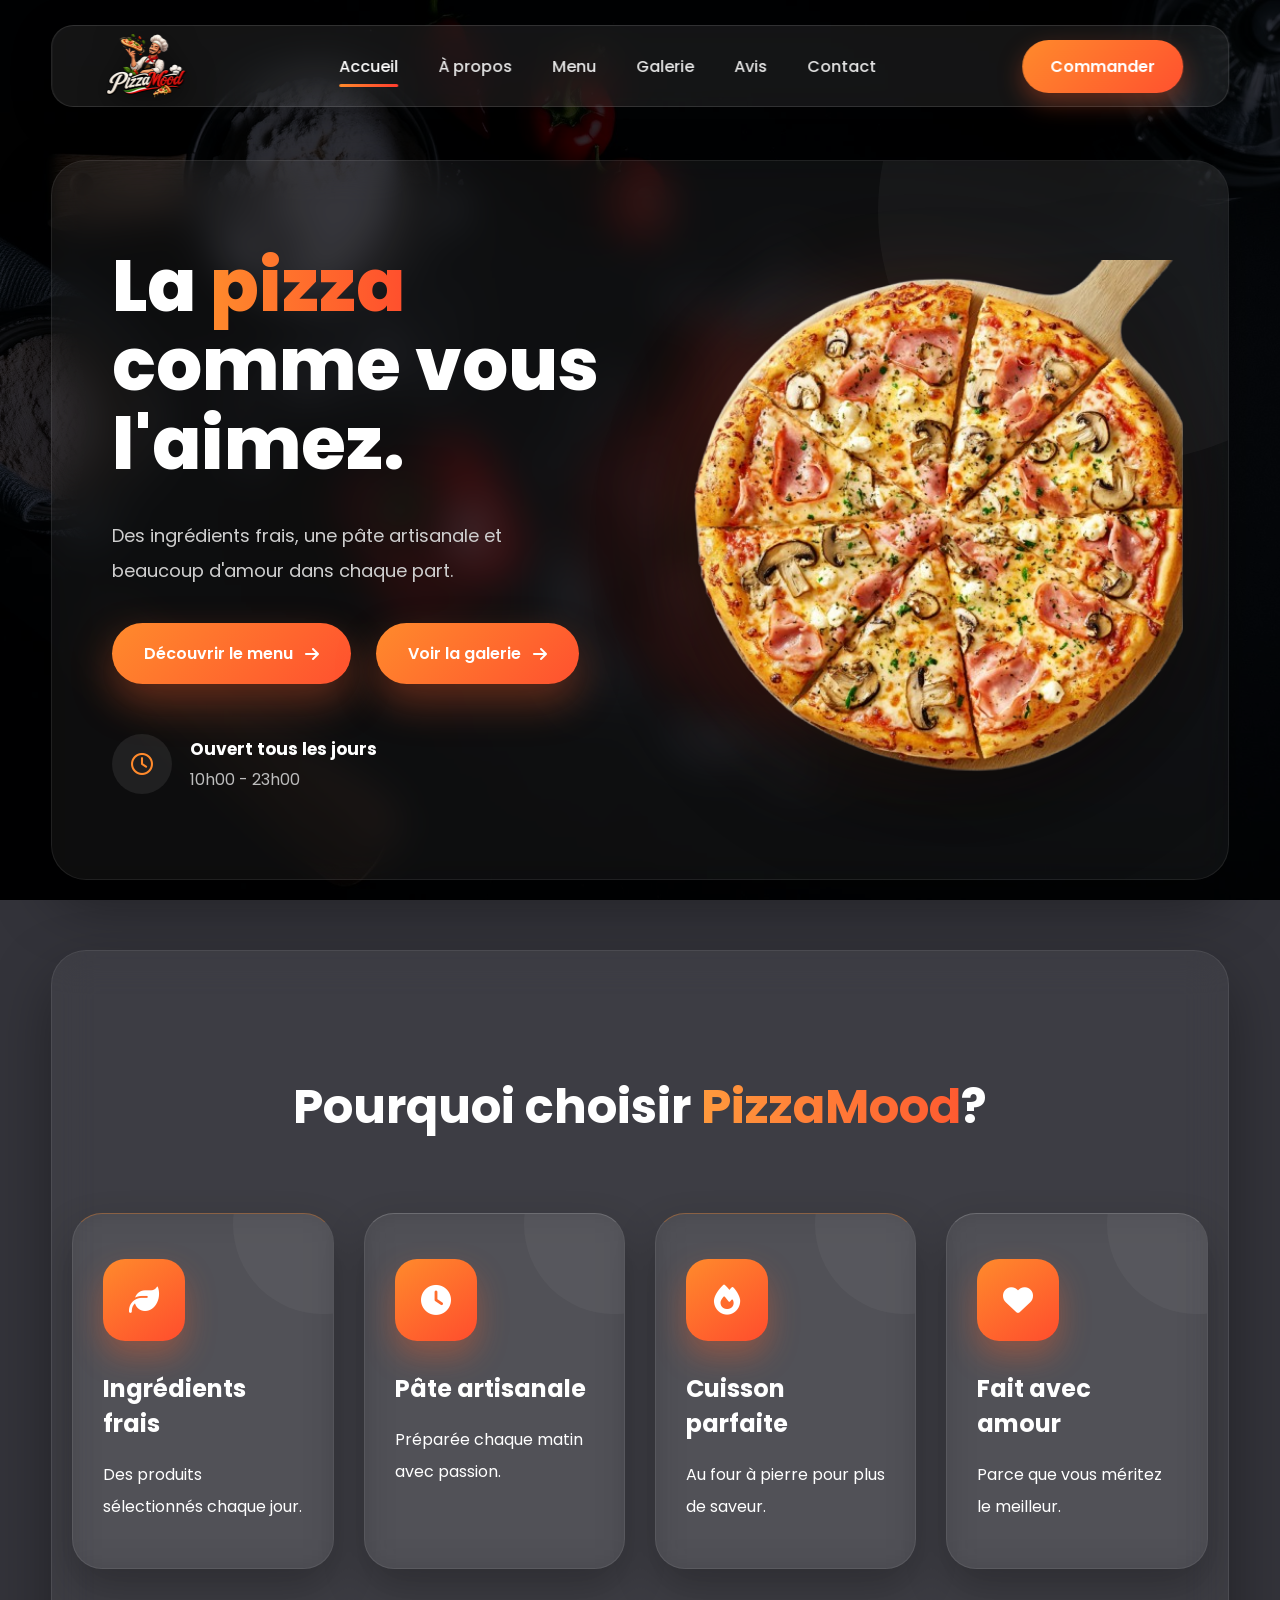
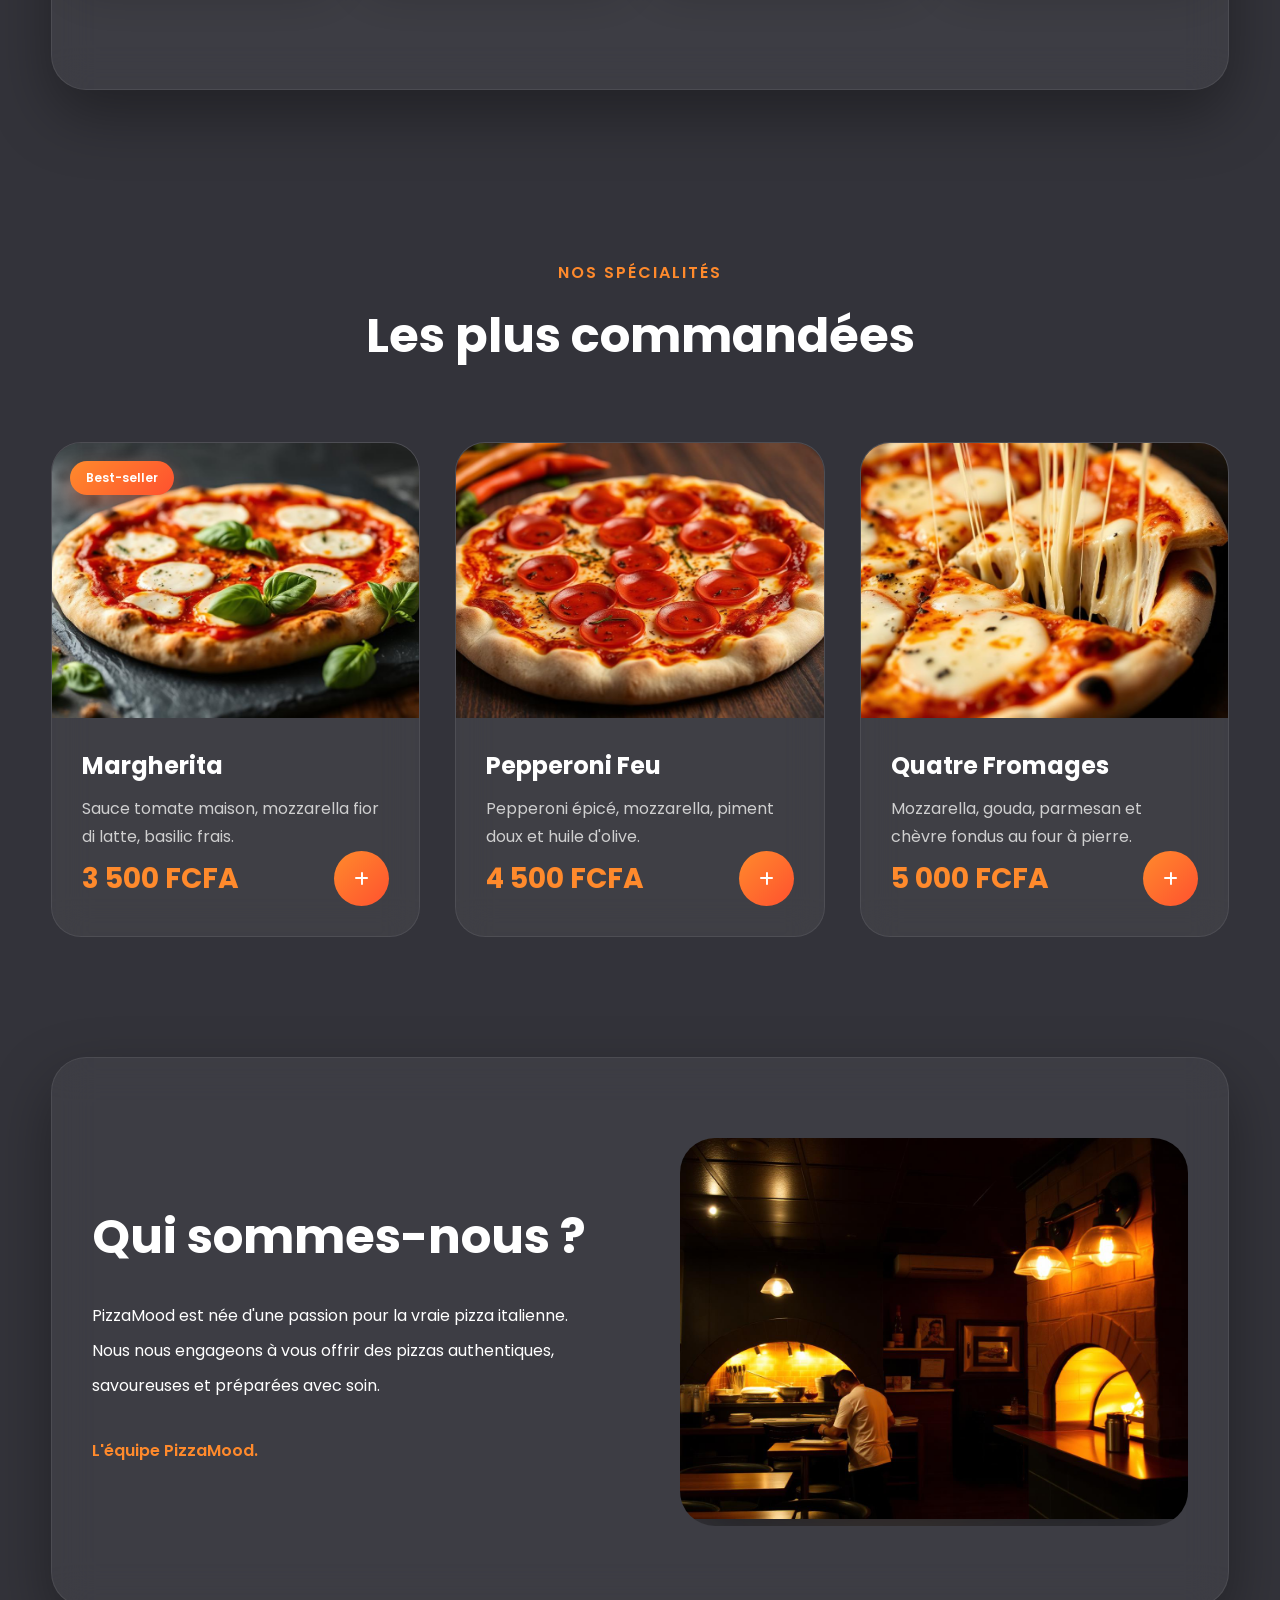
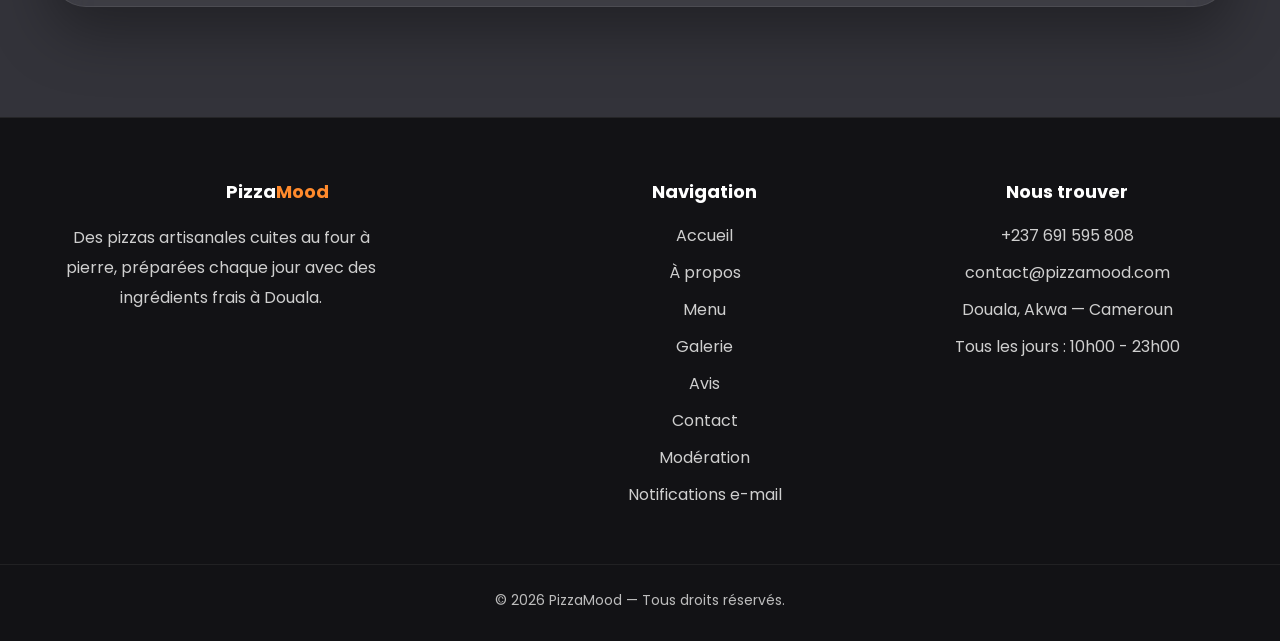
<file: index.html>
<!DOCTYPE html>
<html lang="fr">
<head>
  <meta charset="utf-8">
  <meta name="viewport" content="width=device-width, initial-scale=1">
  <title>PizzaMood — Pizzas artisanales à Douala</title>
  <meta name="description" content="Pizzas artisanales cuites au four à pierre à Douala : ingrédients frais, pâte maison, livraison tous les jours de 10h à 23h.">
  <meta property="og:title" content="PizzaMood — Pizzas artisanales à Douala">
  <meta property="og:description" content="Pizzas artisanales cuites au four à pierre à Douala : ingrédients frais, pâte maison, livraison tous les jours de 10h à 23h.">
  <meta property="og:type" content="website">
  <meta name="twitter:card" content="summary_large_image">
  <link rel="preconnect" href="https://fonts.googleapis.com">
  <link rel="preconnect" href="https://fonts.gstatic.com" crossorigin>
  <link href="https://fonts.googleapis.com/css2?family=Poppins:wght@300;400;500;600;700;800&display=swap" rel="stylesheet">
  <link rel="stylesheet" href="https://cdnjs.cloudflare.com/ajax/libs/font-awesome/6.7.2/css/all.min.css">
  <link rel="stylesheet" href="style.css">
  <link rel="icon" type="image/png" href="favicon.png">
</head>
<body>
<div class="index" style="--page-bg:url(assets/bg-dark.jpg)" data-page="index">
<header>
  <a href="index.html" class="logo">
    <img class="logo-img" src="assets/logo-pizzamood.png" alt="Logo PizzaMood" width="1536" height="1024">
  </a>
  <nav id="main-nav">
    <a href="index.html" data-page="index">Accueil</a>
    <a href="a-propos.html" data-page="a-propos">À propos</a>
    <a href="menu.html" data-page="menu">Menu</a>
    <a href="galerie.html" data-page="galerie">Galerie</a>
    <a href="avis.html" data-page="avis">Avis</a>
    <a href="contact.html" data-page="contact">Contact</a>
  </nav>
  <a href="menu.html" class="commande">Commander</a>
</header>
<div class="background-blur blur1"></div>
<div class="background-blur blur2"></div>
<div class="background-blur blur3"></div>
<section class="hero">
  <div class="glass">
    <div class="hero-left">
      <h1>La <span>pizza</span><br>comme vous<br>l'aimez.</h1>
      <p>Des ingrédients frais, une pâte artisanale et beaucoup d'amour dans chaque part.</p>
      <div class="hero-buttons">
        <a href="menu.html" class="btn-main">Découvrir le menu <i class="fa-solid fa-arrow-right"></i></a>
        <a href="galerie.html" class="btn-main">Voir la galerie <i class="fa-solid fa-arrow-right"></i></a>
      </div>
      <div class="horaire">
        <i class="fa-regular fa-clock"></i>
        <div><strong>Ouvert tous les jours</strong><span>10h00 - 23h00</span></div>
      </div>
    </div>
    <div class="hero-right">
      <div class="pizza-glow"></div>
      <img src="assets/pizza-hero.png" alt="Pizza PizzaMood" width="1024" height="1024">
    </div>
  </div>
</section>

<section class="advantages">
  <h2>Pourquoi choisir <span>PizzaMood</span>?</h2>
  <div class="cards"><div class="card">
      <div class="icon"><i class="fa-solid fa-leaf"></i></div>
      <h3>Ingrédients frais</h3>
      <p>Des produits sélectionnés chaque jour.</p>
    </div><div class="card">
      <div class="icon"><i class="fa-solid fa-clock"></i></div>
      <h3>Pâte artisanale</h3>
      <p>Préparée chaque matin avec passion.</p>
    </div><div class="card">
      <div class="icon"><i class="fa-solid fa-fire"></i></div>
      <h3>Cuisson parfaite</h3>
      <p>Au four à pierre pour plus de saveur.</p>
    </div><div class="card">
      <div class="icon"><i class="fa-solid fa-heart"></i></div>
      <h3>Fait avec amour</h3>
      <p>Parce que vous méritez le meilleur.</p>
    </div></div>
</section>

<section class="specialites">
  <div class="title">
    <span>Nos spécialités</span>
    <h2>Les plus commandées</h2>
  </div>
  <div class="specialites-grid"><article class="pizza-card">
      <span class="badge">Best-seller</span>
      <img src="assets/pizza-margherita.jpg" alt="Margherita" loading="lazy" width="960" height="640">
      <div class="pizza-info">
        <h3>Margherita</h3>
        <p>Sauce tomate maison, mozzarella fior di latte, basilic frais.</p>
        <div class="price">
          <span>3 500 FCFA</span>
          <a href="contact.html" aria-label="Commander Margherita"><i class="fa-solid fa-plus"></i></a>
        </div>
      </div>
    </article><article class="pizza-card">
      
      <img src="assets/pizza-pepperoni.jpg" alt="Pepperoni Feu" loading="lazy" width="960" height="640">
      <div class="pizza-info">
        <h3>Pepperoni Feu</h3>
        <p>Pepperoni épicé, mozzarella, piment doux et huile d'olive.</p>
        <div class="price">
          <span>4 500 FCFA</span>
          <a href="contact.html" aria-label="Commander Pepperoni Feu"><i class="fa-solid fa-plus"></i></a>
        </div>
      </div>
    </article><article class="pizza-card">
      
      <img src="assets/pizza-fromages.jpg" alt="Quatre Fromages" loading="lazy" width="960" height="640">
      <div class="pizza-info">
        <h3>Quatre Fromages</h3>
        <p>Mozzarella, gouda, parmesan et chèvre fondus au four à pierre.</p>
        <div class="price">
          <span>5 000 FCFA</span>
          <a href="contact.html" aria-label="Commander Quatre Fromages"><i class="fa-solid fa-plus"></i></a>
        </div>
      </div>
    </article></div>
</section>

<section class="about">
  <div class="about-left">
    <h2>Qui sommes-nous ?</h2>
    <p>PizzaMood est née d'une passion pour la vraie pizza italienne. Nous nous engageons à vous offrir des pizzas authentiques, savoureuses et préparées avec soin.</p>
    <span>L'équipe PizzaMood.</span>
  </div>
  <div class="about-right">
    <img src="assets/about.jpg" alt="Notre pizzeria" loading="lazy" width="1280" height="960">
  </div>
</section>
<footer class="site-footer">
  <div class="footer-top">
    <div>
      <h4>Pizza<span style="color:#ff8a2c">Mood</span></h4>
      <p>Des pizzas artisanales cuites au four à pierre, préparées chaque jour avec des ingrédients frais à Douala.</p>
    </div>
    <div class="footer-col">
      <h4>Navigation</h4>
      <a href="index.html">Accueil</a>
      <a href="a-propos.html">À propos</a>
      <a href="menu.html">Menu</a>
      <a href="galerie.html">Galerie</a>
      <a href="avis.html">Avis</a>
      <a href="contact.html">Contact</a>
      <a href="moderation.html">Modération</a>
      <a href="notifications.html">Notifications e-mail</a>
    </div>
    <div class="footer-col">
      <h4>Nous trouver</h4>
      <a href="tel:+237691595808">+237 691 595 808</a>
      <a href="mailto:contact@pizzamood.com">contact@pizzamood.com</a>
      <span style="color:#cfcfcf">Douala, Akwa — Cameroun</span>
      <span style="color:#cfcfcf;display:block;margin-top:12px">Tous les jours : 10h00 - 23h00</span>
    </div>
  </div>
  <div class="footer-bottom">© 2026 PizzaMood — Tous droits réservés.</div>
</footer>
</div>
<script src="script.js"></script>
</body>
</html>
</file>
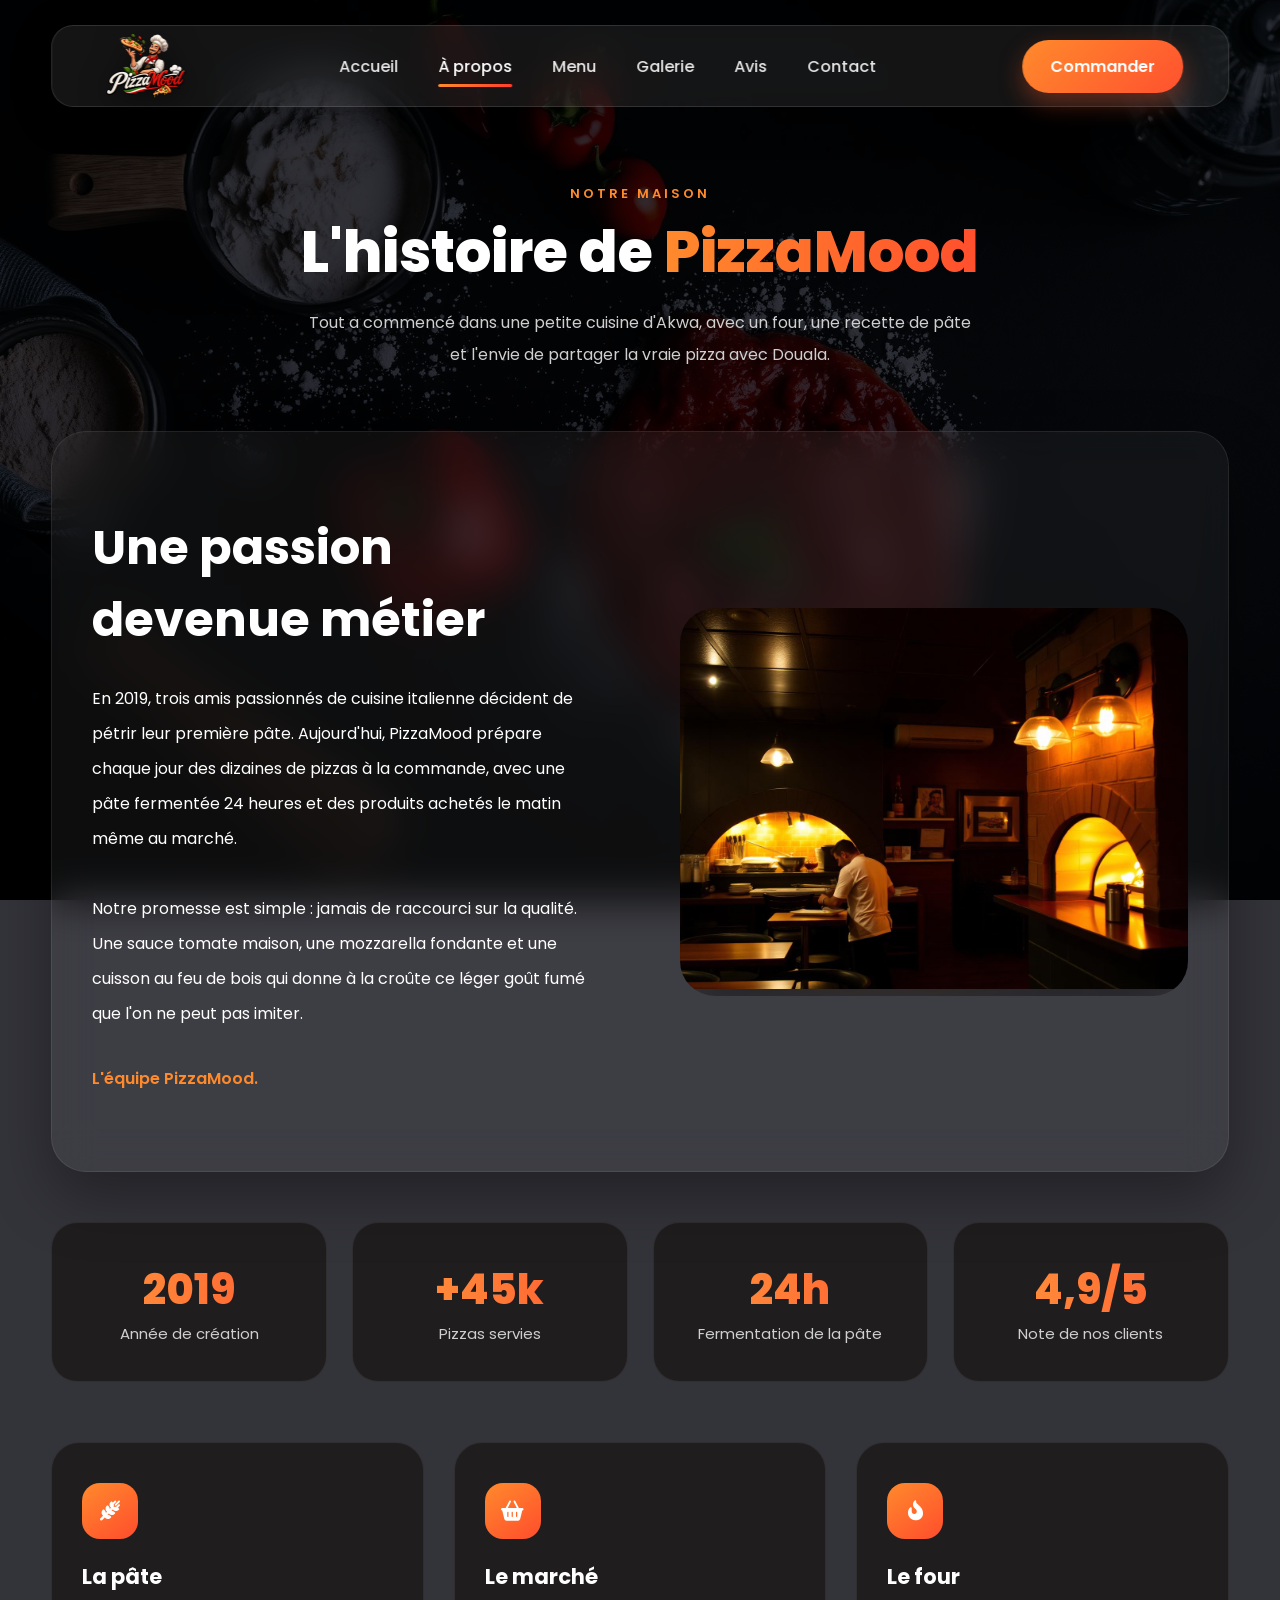
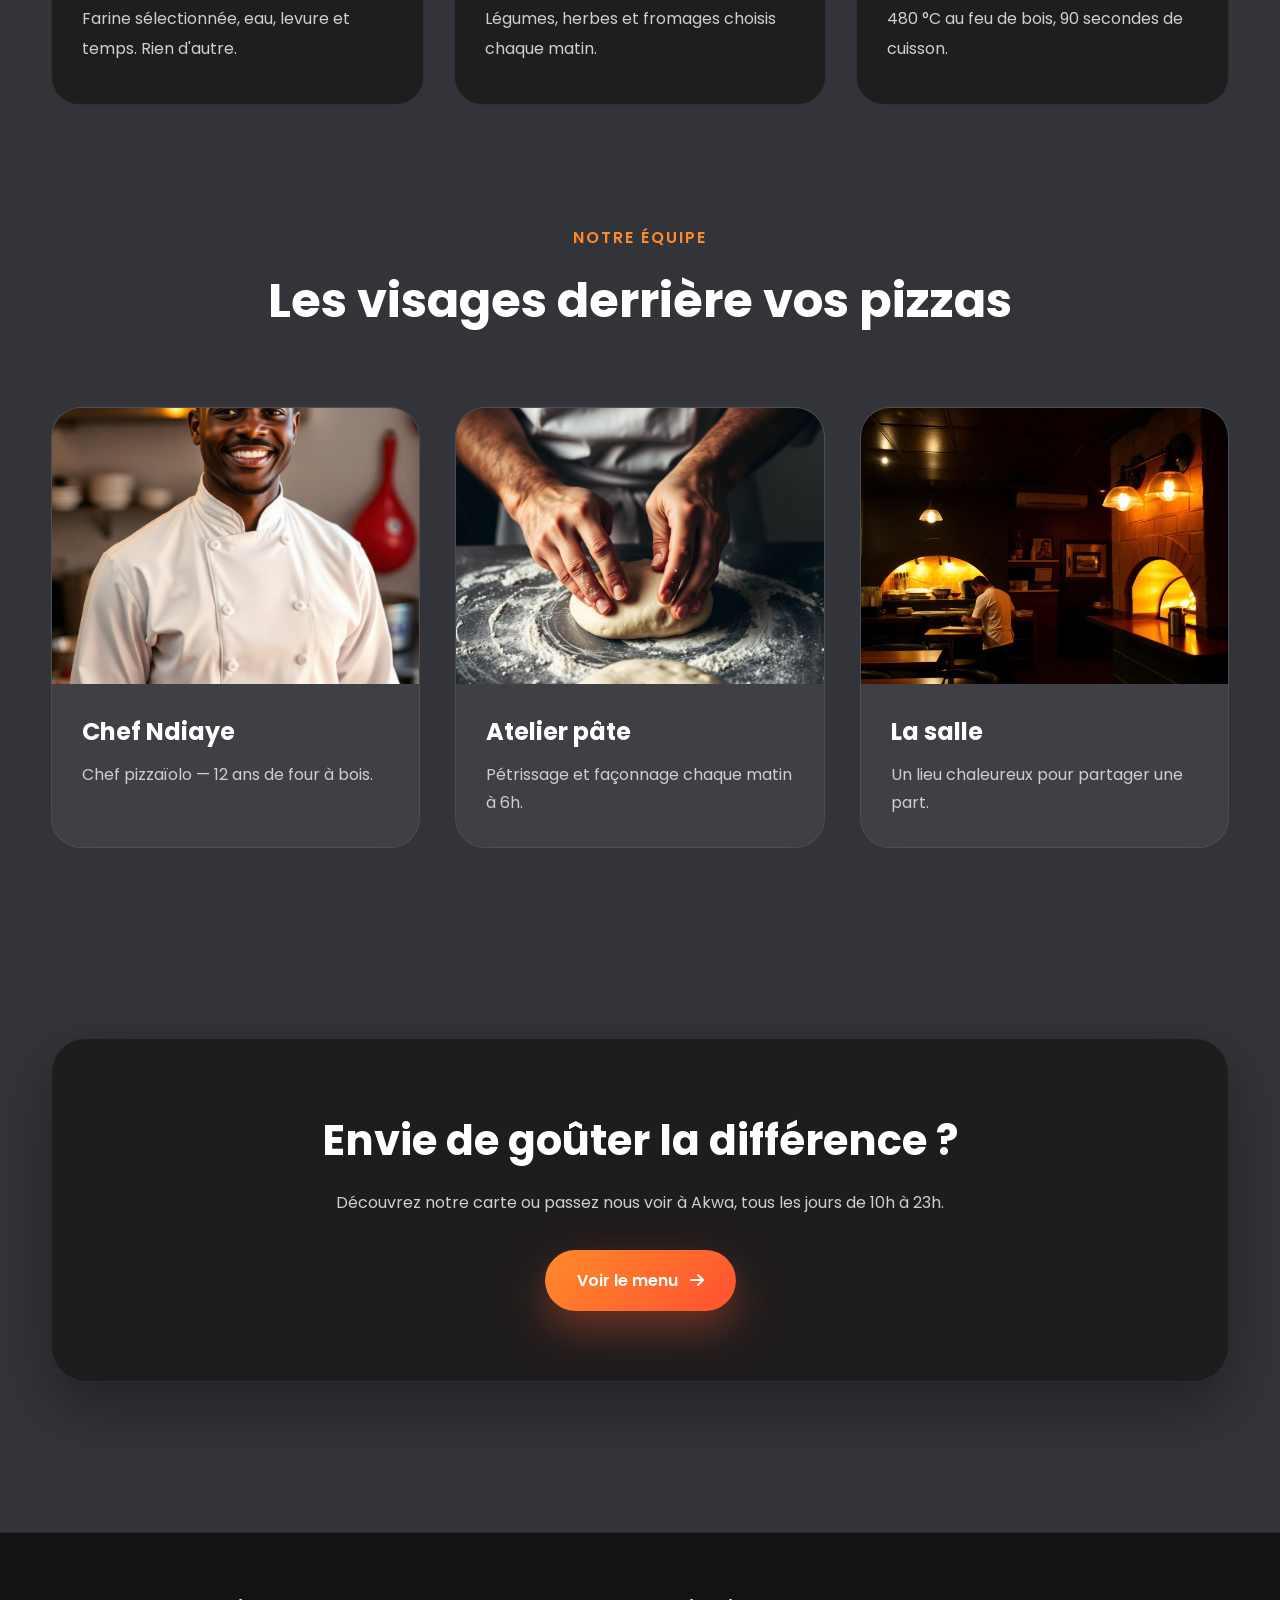
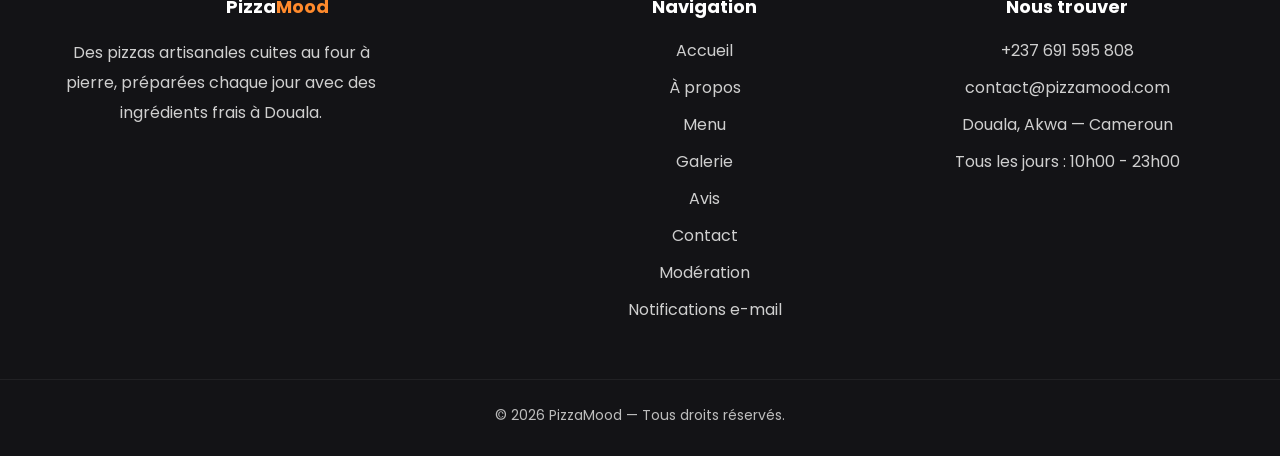
<file: a-propos.html>
<!DOCTYPE html>
<html lang="fr">
<head>
  <meta charset="utf-8">
  <meta name="viewport" content="width=device-width, initial-scale=1">
  <title>À propos — PizzaMood, pizzeria artisanale à Douala</title>
  <meta name="description" content="Notre histoire, nos valeurs et notre équipe : découvrez comment PizzaMood prépare chaque pizza au four à pierre à Douala.">
  <meta property="og:title" content="À propos — PizzaMood, pizzeria artisanale à Douala">
  <meta property="og:description" content="Notre histoire, nos valeurs et notre équipe : découvrez comment PizzaMood prépare chaque pizza au four à pierre à Douala.">
  <meta property="og:type" content="website">
  <meta name="twitter:card" content="summary_large_image">
  <link rel="preconnect" href="https://fonts.googleapis.com">
  <link rel="preconnect" href="https://fonts.gstatic.com" crossorigin>
  <link href="https://fonts.googleapis.com/css2?family=Poppins:wght@300;400;500;600;700;800&display=swap" rel="stylesheet">
  <link rel="stylesheet" href="https://cdnjs.cloudflare.com/ajax/libs/font-awesome/6.7.2/css/all.min.css">
  <link rel="stylesheet" href="style.css">
  <link rel="icon" type="image/png" href="favicon.png">
</head>
<body>
<div class="index" style="--page-bg:url(assets/bg-dark.jpg)" data-page="a-propos">
<header>
  <a href="index.html" class="logo">
    <img class="logo-img" src="assets/logo-pizzamood.png" alt="Logo PizzaMood" width="1536" height="1024">
  </a>
  <nav id="main-nav">
    <a href="index.html" data-page="index">Accueil</a>
    <a href="a-propos.html" data-page="a-propos">À propos</a>
    <a href="menu.html" data-page="menu">Menu</a>
    <a href="galerie.html" data-page="galerie">Galerie</a>
    <a href="avis.html" data-page="avis">Avis</a>
    <a href="contact.html" data-page="contact">Contact</a>
  </nav>
  <a href="menu.html" class="commande">Commander</a>
</header>
<div class="background-blur blur1"></div>
<div class="background-blur blur2"></div>
<div class="background-blur blur3"></div>
<section class="page">
  <div class="page-head">
    <span class="kicker">Notre maison</span>
    <h1>L'histoire de <span>PizzaMood</span></h1>
    <p>Tout a commencé dans une petite cuisine d'Akwa, avec un four, une recette de pâte et l'envie de partager la vraie pizza avec Douala.</p>
  </div>

  <div class="about" style="margin-top:0">
    <div class="about-left">
      <h2>Une passion devenue métier</h2>
      <p>En 2019, trois amis passionnés de cuisine italienne décident de pétrir leur première pâte. Aujourd'hui, PizzaMood prépare chaque jour des dizaines de pizzas à la commande, avec une pâte fermentée 24 heures et des produits achetés le matin même au marché.</p>
      <p>Notre promesse est simple : jamais de raccourci sur la qualité. Une sauce tomate maison, une mozzarella fondante et une cuisson au feu de bois qui donne à la croûte ce léger goût fumé que l'on ne peut pas imiter.</p>
      <span>L'équipe PizzaMood.</span>
    </div>
    <div class="about-right">
      <img src="assets/about.jpg" alt="Notre salle et notre four à pierre" loading="lazy" width="1280" height="960">
    </div>
  </div>

  <div class="stats">
    <div class="stat"><strong>2019</strong><span>Année de création</span></div>
    <div class="stat"><strong>+45k</strong><span>Pizzas servies</span></div>
    <div class="stat"><strong>24h</strong><span>Fermentation de la pâte</span></div>
    <div class="stat"><strong>4,9/5</strong><span>Note de nos clients</span></div>
  </div>

  <div class="steps">
    <div class="step"><b><i class="fa-solid fa-wheat-awn"></i></b><h3>La pâte</h3><p>Farine sélectionnée, eau, levure et temps. Rien d'autre.</p></div>
    <div class="step"><b><i class="fa-solid fa-basket-shopping"></i></b><h3>Le marché</h3><p>Légumes, herbes et fromages choisis chaque matin.</p></div>
    <div class="step"><b><i class="fa-solid fa-fire-flame-curved"></i></b><h3>Le four</h3><p>480 °C au feu de bois, 90 secondes de cuisson.</p></div>
  </div>

  <div class="specialites">
    <div class="title"><span>Notre équipe</span><h2>Les visages derrière vos pizzas</h2></div>
    <div class="specialites-grid">
      <article class="pizza-card"><img src="assets/gal-chef.jpg" alt="Chef Ndiaye" loading="lazy"><div class="pizza-info"><h3>Chef Ndiaye</h3><p>Chef pizzaïolo — 12 ans de four à bois.</p></div></article>
      <article class="pizza-card"><img src="assets/gal-dough.jpg" alt="Atelier pâte" loading="lazy"><div class="pizza-info"><h3>Atelier pâte</h3><p>Pétrissage et façonnage chaque matin à 6h.</p></div></article>
      <article class="pizza-card"><img src="assets/about.jpg" alt="La salle" loading="lazy"><div class="pizza-info"><h3>La salle</h3><p>Un lieu chaleureux pour partager une part.</p></div></article>
    </div>
  </div>

  <div class="panel cta">
    <h2>Envie de goûter la différence ?</h2>
    <p>Découvrez notre carte ou passez nous voir à Akwa, tous les jours de 10h à 23h.</p>
    <a href="menu.html" class="btn-main">Voir le menu <i class="fa-solid fa-arrow-right"></i></a>
  </div>
</section>
<footer class="site-footer">
  <div class="footer-top">
    <div>
      <h4>Pizza<span style="color:#ff8a2c">Mood</span></h4>
      <p>Des pizzas artisanales cuites au four à pierre, préparées chaque jour avec des ingrédients frais à Douala.</p>
    </div>
    <div class="footer-col">
      <h4>Navigation</h4>
      <a href="index.html">Accueil</a>
      <a href="a-propos.html">À propos</a>
      <a href="menu.html">Menu</a>
      <a href="galerie.html">Galerie</a>
      <a href="avis.html">Avis</a>
      <a href="contact.html">Contact</a>
      <a href="moderation.html">Modération</a>
      <a href="notifications.html">Notifications e-mail</a>
    </div>
    <div class="footer-col">
      <h4>Nous trouver</h4>
      <a href="tel:+237691595808">+237 691 595 808</a>
      <a href="mailto:contact@pizzamood.com">contact@pizzamood.com</a>
      <span style="color:#cfcfcf">Douala, Akwa — Cameroun</span>
      <span style="color:#cfcfcf;display:block;margin-top:12px">Tous les jours : 10h00 - 23h00</span>
    </div>
  </div>
  <div class="footer-bottom">© 2026 PizzaMood — Tous droits réservés.</div>
</footer>
</div>
<script src="script.js"></script>
</body>
</html>
</file>
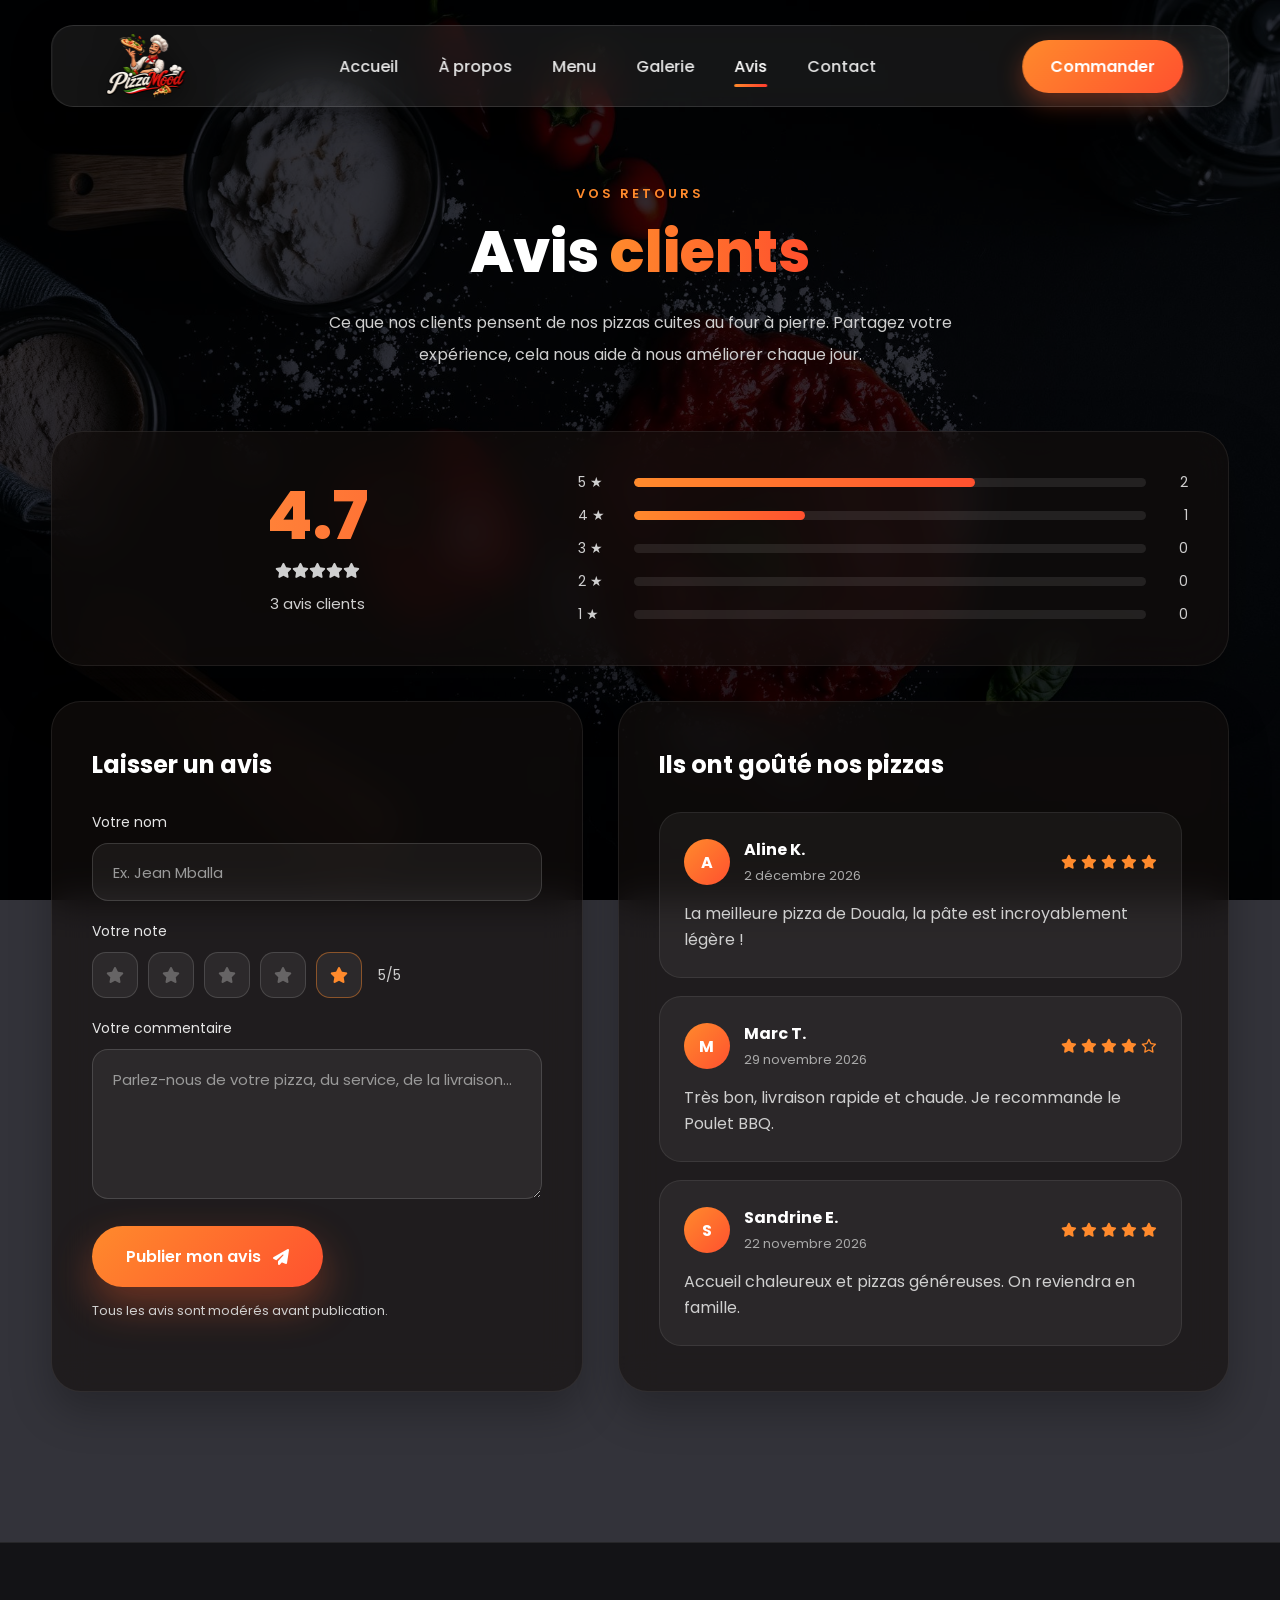
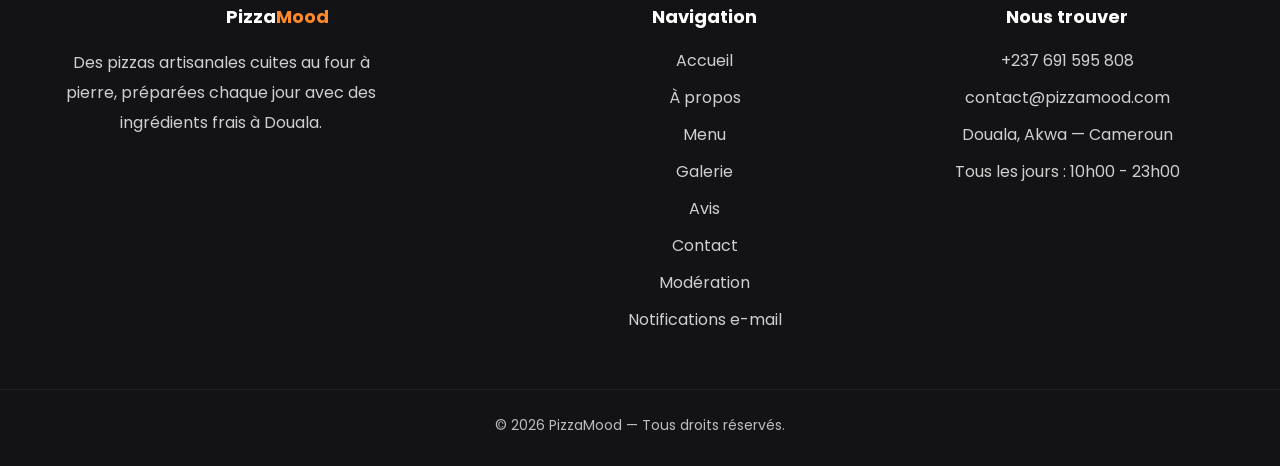
<file: avis.html>
<!DOCTYPE html>
<html lang="fr">
<head>
  <meta charset="utf-8">
  <meta name="viewport" content="width=device-width, initial-scale=1">
  <title>Avis clients — PizzaMood Douala</title>
  <meta name="description" content="Découvrez les avis de nos clients sur les pizzas PizzaMood à Douala et laissez votre propre note et commentaire.">
  <meta property="og:title" content="Avis clients — PizzaMood Douala">
  <meta property="og:description" content="Découvrez les avis de nos clients sur les pizzas PizzaMood à Douala et laissez votre propre note et commentaire.">
  <meta property="og:type" content="website">
  <meta name="twitter:card" content="summary_large_image">
  <link rel="preconnect" href="https://fonts.googleapis.com">
  <link rel="preconnect" href="https://fonts.gstatic.com" crossorigin>
  <link href="https://fonts.googleapis.com/css2?family=Poppins:wght@300;400;500;600;700;800&display=swap" rel="stylesheet">
  <link rel="stylesheet" href="https://cdnjs.cloudflare.com/ajax/libs/font-awesome/6.7.2/css/all.min.css">
  <link rel="stylesheet" href="style.css">
  <link rel="icon" type="image/png" href="favicon.png">
</head>
<body>
<div class="index" style="--page-bg:url(assets/bg-dark.jpg)" data-page="avis">
<header>
  <a href="index.html" class="logo">
    <img class="logo-img" src="assets/logo-pizzamood.png" alt="Logo PizzaMood" width="1536" height="1024">
  </a>
  <nav id="main-nav">
    <a href="index.html" data-page="index">Accueil</a>
    <a href="a-propos.html" data-page="a-propos">À propos</a>
    <a href="menu.html" data-page="menu">Menu</a>
    <a href="galerie.html" data-page="galerie">Galerie</a>
    <a href="avis.html" data-page="avis">Avis</a>
    <a href="contact.html" data-page="contact">Contact</a>
  </nav>
  <a href="menu.html" class="commande">Commander</a>
</header>
<div class="background-blur blur1"></div>
<div class="background-blur blur2"></div>
<div class="background-blur blur3"></div>
<section class="page">
  <div class="page-head">
    <span class="kicker">Vos retours</span>
    <h1>Avis <span>clients</span></h1>
    <p>Ce que nos clients pensent de nos pizzas cuites au four à pierre. Partagez votre expérience, cela nous aide à nous améliorer chaque jour.</p>
  </div>

  <div class="avis-resume" id="avis-resume">
    <div class="avis-score"><strong id="moyenne">—</strong><span id="etoiles-moy" class="etoiles"></span><span id="total-avis">0 avis client</span></div>
    <div class="avis-barres" id="barres"></div>
  </div>

  <div class="contact-grid avis-grid">
    <div class="info-card">
      <strong>Laisser un avis</strong>
      <form id="avis-form">
        <div class="field">
          <label for="avis-nom">Votre nom</label>
          <input id="avis-nom" maxlength="60" placeholder="Ex. Jean Mballa" required>
        </div>
        <div class="field">
          <label>Votre note</label>
          <div class="note-choix" id="note-choix">
            <button type="button" data-n="1"><i class="fa-solid fa-star"></i></button>
            <button type="button" data-n="2"><i class="fa-solid fa-star"></i></button>
            <button type="button" data-n="3"><i class="fa-solid fa-star"></i></button>
            <button type="button" data-n="4"><i class="fa-solid fa-star"></i></button>
            <button type="button" data-n="5" class="on"><i class="fa-solid fa-star"></i></button>
            <span id="note-val">5/5</span>
          </div>
        </div>
        <div class="field">
          <label for="avis-commentaire">Votre commentaire</label>
          <textarea id="avis-commentaire" maxlength="600" placeholder="Parlez-nous de votre pizza, du service, de la livraison…" required></textarea>
        </div>
        <button type="submit" class="btn-submit">Publier mon avis <i class="fa-solid fa-paper-plane"></i></button>
        <p id="avis-erreur" style="display:none;margin-top:18px;color:#ff6b5a"></p>
        <p id="avis-merci" style="display:none;margin-top:18px;color:#ff8a2c">Merci ! Votre avis a bien été reçu : il sera publié après validation par notre équipe.</p>
        <p style="margin-top:14px;color:#cfcfcf;font-size:13px">Tous les avis sont modérés avant publication.</p>
      </form>
    </div>

    <div class="info-card">
      <strong>Ils ont goûté nos pizzas</strong>
      <p id="avis-vide" style="color:#cfcfcf">Soyez le premier à donner votre avis !</p>
      <div class="avis-liste" id="avis-liste"></div>
    </div>
  </div>
</section>
<footer class="site-footer">
  <div class="footer-top">
    <div>
      <h4>Pizza<span style="color:#ff8a2c">Mood</span></h4>
      <p>Des pizzas artisanales cuites au four à pierre, préparées chaque jour avec des ingrédients frais à Douala.</p>
    </div>
    <div class="footer-col">
      <h4>Navigation</h4>
      <a href="index.html">Accueil</a>
      <a href="a-propos.html">À propos</a>
      <a href="menu.html">Menu</a>
      <a href="galerie.html">Galerie</a>
      <a href="avis.html">Avis</a>
      <a href="contact.html">Contact</a>
      <a href="moderation.html">Modération</a>
      <a href="notifications.html">Notifications e-mail</a>
    </div>
    <div class="footer-col">
      <h4>Nous trouver</h4>
      <a href="tel:+237691595808">+237 691 595 808</a>
      <a href="mailto:contact@pizzamood.com">contact@pizzamood.com</a>
      <span style="color:#cfcfcf">Douala, Akwa — Cameroun</span>
      <span style="color:#cfcfcf;display:block;margin-top:12px">Tous les jours : 10h00 - 23h00</span>
    </div>
  </div>
  <div class="footer-bottom">© 2026 PizzaMood — Tous droits réservés.</div>
</footer>
</div>
<script src="script.js"></script>
</body>
</html>
</file>
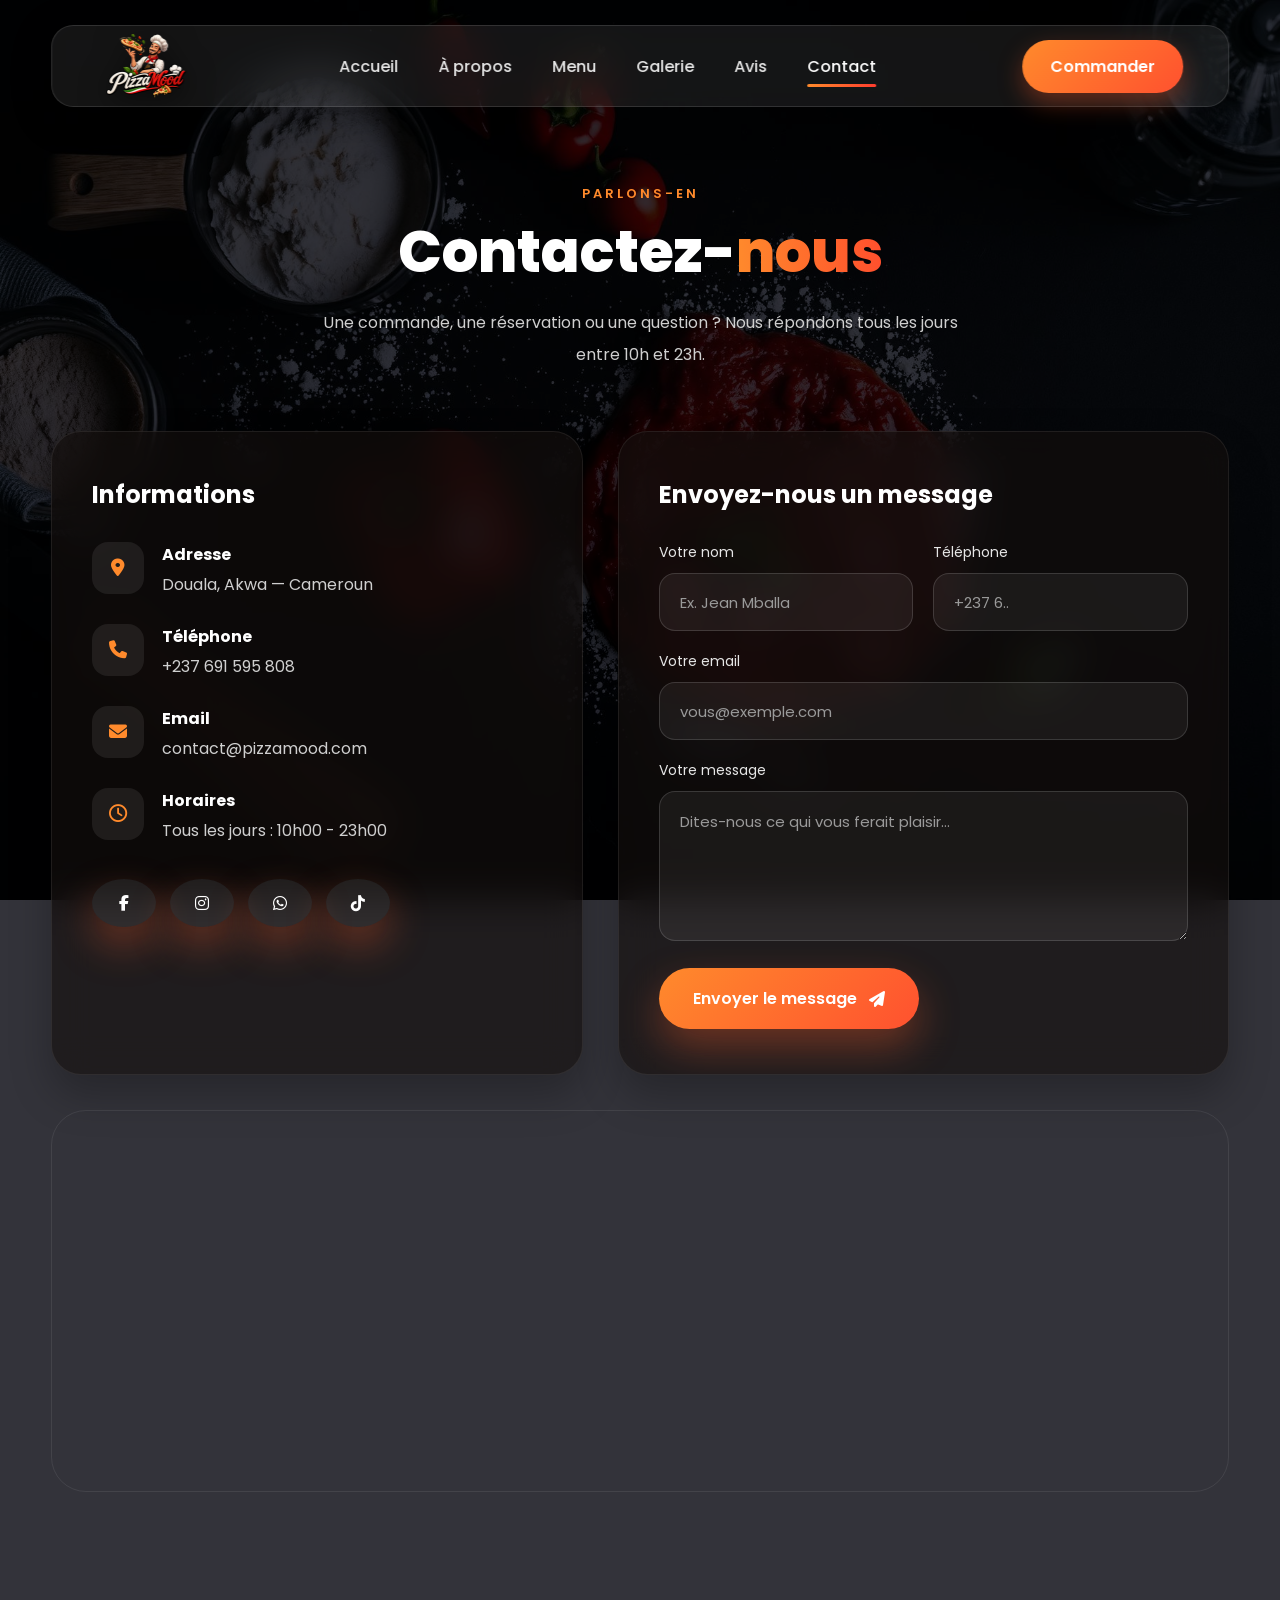
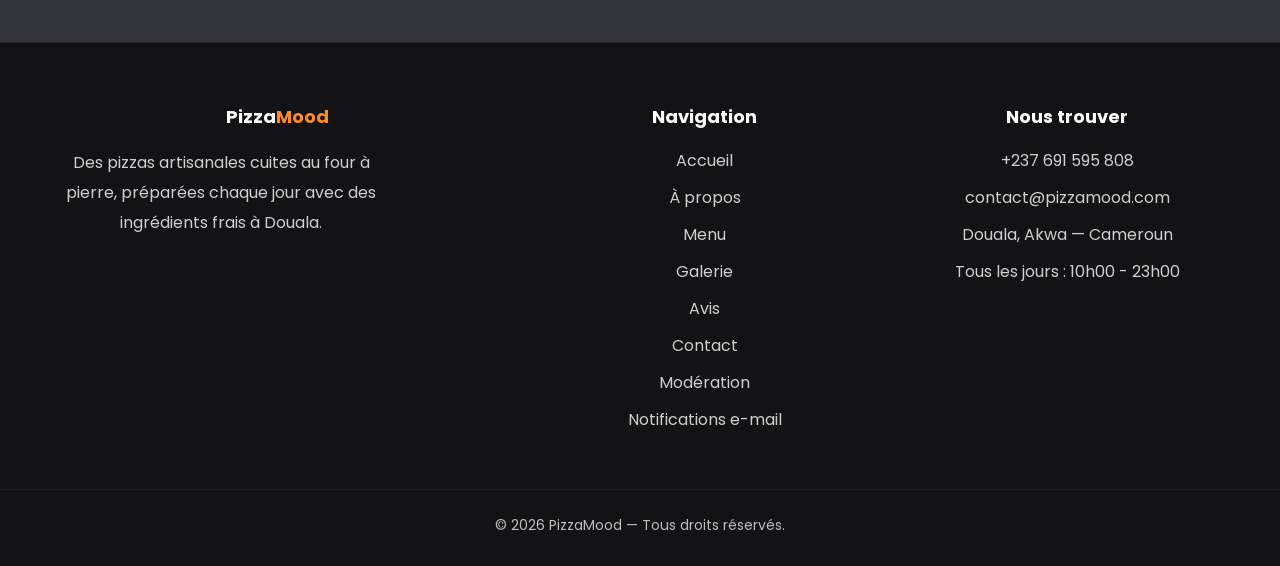
<file: contact.html>
<!DOCTYPE html>
<html lang="fr">
<head>
  <meta charset="utf-8">
  <meta name="viewport" content="width=device-width, initial-scale=1">
  <title>Contact & commande — PizzaMood Douala</title>
  <meta name="description" content="Adresse, téléphone, horaires et formulaire de commande de PizzaMood à Douala, Akwa. Ouvert tous les jours 10h-23h.">
  <meta property="og:title" content="Contact & commande — PizzaMood Douala">
  <meta property="og:description" content="Adresse, téléphone, horaires et formulaire de commande de PizzaMood à Douala, Akwa. Ouvert tous les jours 10h-23h.">
  <meta property="og:type" content="website">
  <meta name="twitter:card" content="summary_large_image">
  <link rel="preconnect" href="https://fonts.googleapis.com">
  <link rel="preconnect" href="https://fonts.gstatic.com" crossorigin>
  <link href="https://fonts.googleapis.com/css2?family=Poppins:wght@300;400;500;600;700;800&display=swap" rel="stylesheet">
  <link rel="stylesheet" href="https://cdnjs.cloudflare.com/ajax/libs/font-awesome/6.7.2/css/all.min.css">
  <link rel="stylesheet" href="style.css">
  <link rel="icon" type="image/png" href="favicon.png">
</head>
<body>
<div class="index" style="--page-bg:url(assets/bg-dark.jpg)" data-page="contact">
<header>
  <a href="index.html" class="logo">
    <img class="logo-img" src="assets/logo-pizzamood.png" alt="Logo PizzaMood" width="1536" height="1024">
  </a>
  <nav id="main-nav">
    <a href="index.html" data-page="index">Accueil</a>
    <a href="a-propos.html" data-page="a-propos">À propos</a>
    <a href="menu.html" data-page="menu">Menu</a>
    <a href="galerie.html" data-page="galerie">Galerie</a>
    <a href="avis.html" data-page="avis">Avis</a>
    <a href="contact.html" data-page="contact">Contact</a>
  </nav>
  <a href="menu.html" class="commande">Commander</a>
</header>
<div class="background-blur blur1"></div>
<div class="background-blur blur2"></div>
<div class="background-blur blur3"></div>
<section class="page">
  <div class="page-head">
    <span class="kicker">Parlons-en</span>
    <h1>Contactez-<span>nous</span></h1>
    <p>Une commande, une réservation ou une question ? Nous répondons tous les jours entre 10h et 23h.</p>
  </div>

  <div class="contact-grid">
    <div class="info-card">
      <strong>Informations</strong>
      <div class="info-item"><i class="fa-solid fa-location-dot"></i><div><h4>Adresse</h4><p>Douala, Akwa — Cameroun</p></div></div>
      <div class="info-item"><i class="fa-solid fa-phone"></i><div><h4>Téléphone</h4><p><a href="tel:+237691595808" style="color:#cfcfcf">+237 691 595 808</a></p></div></div>
      <div class="info-item"><i class="fa-solid fa-envelope"></i><div><h4>Email</h4><p><a href="mailto:contact@pizzamood.com" style="color:#cfcfcf">contact@pizzamood.com</a></p></div></div>
      <div class="info-item"><i class="fa-regular fa-clock"></i><div><h4>Horaires</h4><p>Tous les jours : 10h00 - 23h00</p></div></div>
      <div class="socials">
        <a href="#" aria-label="Facebook"><i class="fa-brands fa-facebook-f"></i></a>
        <a href="#" aria-label="Instagram"><i class="fa-brands fa-instagram"></i></a>
        <a href="#" aria-label="WhatsApp"><i class="fa-brands fa-whatsapp"></i></a>
        <a href="#" aria-label="TikTok"><i class="fa-brands fa-tiktok"></i></a>
      </div>
    </div>

    <div class="info-card">
      <strong>Envoyez-nous un message</strong>
      <form id="contact-form">
        <div class="form-row">
          <div class="field"><label for="nom">Votre nom</label><input id="nom" name="nom" placeholder="Ex. Jean Mballa" required></div>
          <div class="field"><label for="tel">Téléphone</label><input id="tel" name="tel" placeholder="+237 6.." required></div>
        </div>
        <div class="field"><label for="email">Votre email</label><input id="email" name="email" type="email" placeholder="vous@exemple.com"></div>
        <div class="field"><label for="message">Votre message</label><textarea id="message" name="message" placeholder="Dites-nous ce qui vous ferait plaisir…" required></textarea></div>
        <button type="submit" class="btn-submit">Envoyer le message <i class="fa-solid fa-paper-plane"></i></button>
        <p id="contact-merci" style="display:none;margin-top:20px;color:#ff8a2c">Merci ! Votre message est bien noté, nous vous rappelons très vite.</p>
      </form>
    </div>
  </div>

  <div class="map">
    <iframe title="Carte PizzaMood Douala Akwa" src="https://www.openstreetmap.org/export/embed.html?bbox=9.68%2C4.03%2C9.72%2C4.06&amp;layer=mapnik" loading="lazy"></iframe>
  </div>
</section>
<footer class="site-footer">
  <div class="footer-top">
    <div>
      <h4>Pizza<span style="color:#ff8a2c">Mood</span></h4>
      <p>Des pizzas artisanales cuites au four à pierre, préparées chaque jour avec des ingrédients frais à Douala.</p>
    </div>
    <div class="footer-col">
      <h4>Navigation</h4>
      <a href="index.html">Accueil</a>
      <a href="a-propos.html">À propos</a>
      <a href="menu.html">Menu</a>
      <a href="galerie.html">Galerie</a>
      <a href="avis.html">Avis</a>
      <a href="contact.html">Contact</a>
      <a href="moderation.html">Modération</a>
      <a href="notifications.html">Notifications e-mail</a>
    </div>
    <div class="footer-col">
      <h4>Nous trouver</h4>
      <a href="tel:+237691595808">+237 691 595 808</a>
      <a href="mailto:contact@pizzamood.com">contact@pizzamood.com</a>
      <span style="color:#cfcfcf">Douala, Akwa — Cameroun</span>
      <span style="color:#cfcfcf;display:block;margin-top:12px">Tous les jours : 10h00 - 23h00</span>
    </div>
  </div>
  <div class="footer-bottom">© 2026 PizzaMood — Tous droits réservés.</div>
</footer>
</div>
<script src="script.js"></script>
</body>
</html>
</file>
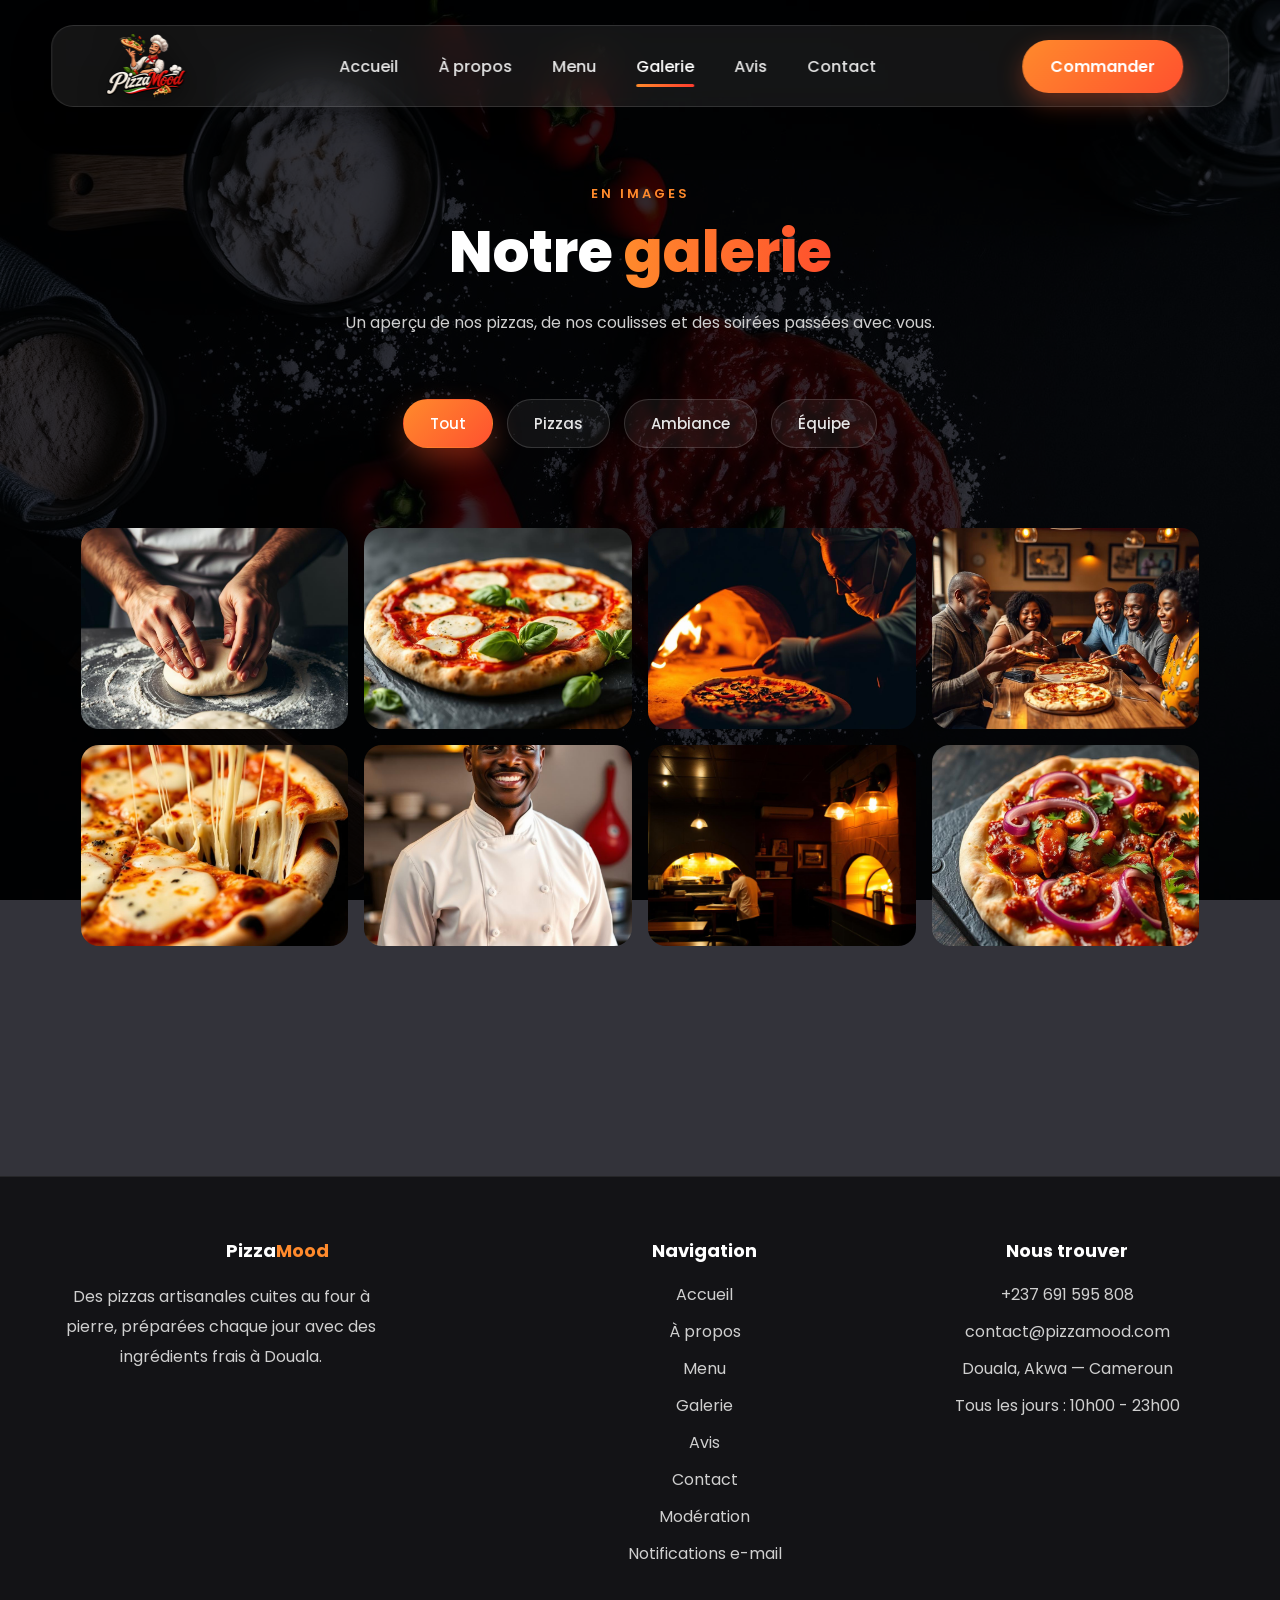
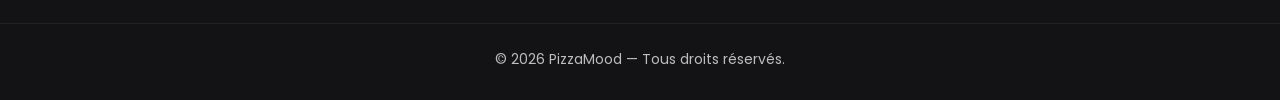
<file: galerie.html>
<!DOCTYPE html>
<html lang="fr">
<head>
  <meta charset="utf-8">
  <meta name="viewport" content="width=device-width, initial-scale=1">
  <title>Galerie photos — PizzaMood Douala</title>
  <meta name="description" content="Nos pizzas, notre four à bois, notre équipe et l'ambiance de la salle en images à Douala.">
  <meta property="og:title" content="Galerie photos — PizzaMood Douala">
  <meta property="og:description" content="Nos pizzas, notre four à bois, notre équipe et l'ambiance de la salle en images à Douala.">
  <meta property="og:type" content="website">
  <meta name="twitter:card" content="summary_large_image">
  <link rel="preconnect" href="https://fonts.googleapis.com">
  <link rel="preconnect" href="https://fonts.gstatic.com" crossorigin>
  <link href="https://fonts.googleapis.com/css2?family=Poppins:wght@300;400;500;600;700;800&display=swap" rel="stylesheet">
  <link rel="stylesheet" href="https://cdnjs.cloudflare.com/ajax/libs/font-awesome/6.7.2/css/all.min.css">
  <link rel="stylesheet" href="style.css">
  <link rel="icon" type="image/png" href="favicon.png">
</head>
<body>
<div class="index" style="--page-bg:url(assets/bg-dark.jpg)" data-page="galerie">
<header>
  <a href="index.html" class="logo">
    <img class="logo-img" src="assets/logo-pizzamood.png" alt="Logo PizzaMood" width="1536" height="1024">
  </a>
  <nav id="main-nav">
    <a href="index.html" data-page="index">Accueil</a>
    <a href="a-propos.html" data-page="a-propos">À propos</a>
    <a href="menu.html" data-page="menu">Menu</a>
    <a href="galerie.html" data-page="galerie">Galerie</a>
    <a href="avis.html" data-page="avis">Avis</a>
    <a href="contact.html" data-page="contact">Contact</a>
  </nav>
  <a href="menu.html" class="commande">Commander</a>
</header>
<div class="background-blur blur1"></div>
<div class="background-blur blur2"></div>
<div class="background-blur blur3"></div>
<section class="page">
  <div class="page-head">
    <span class="kicker">En images</span>
    <h1>Notre <span>galerie</span></h1>
    <p>Un aperçu de nos pizzas, de nos coulisses et des soirées passées avec vous.</p>
  </div>
  <div class="menu-filters" id="gallery-filters"><button type="button" data-filter="Tout">Tout</button><button type="button" data-filter="Pizzas">Pizzas</button><button type="button" data-filter="Ambiance">Ambiance</button><button type="button" data-filter="Équipe">Équipe</button></div>
  <div class="gallery" id="gallery-grid"><div class="item tall" data-cat="Équipe"><img src="assets/gal-dough.jpg" alt="Pétrissage de la pâte" loading="lazy"></div><div class="item" data-cat="Pizzas"><img src="assets/pizza-margherita.jpg" alt="Pizza margherita" loading="lazy"></div><div class="item big" data-cat="Pizzas"><img src="assets/gal-oven.jpg" alt="Cuisson au four à bois" loading="lazy"></div><div class="item" data-cat="Ambiance"><img src="assets/gal-ambiance.jpg" alt="Clients partageant une pizza" loading="lazy"></div><div class="item" data-cat="Pizzas"><img src="assets/pizza-fromages.jpg" alt="Pizza quatre fromages" loading="lazy"></div><div class="item tall" data-cat="Équipe"><img src="assets/gal-chef.jpg" alt="Notre chef pizzaïolo" loading="lazy"></div><div class="item big" data-cat="Ambiance"><img src="assets/about.jpg" alt="La salle et le four" loading="lazy"></div><div class="item" data-cat="Pizzas"><img src="assets/pizza-poulet.jpg" alt="Pizza poulet BBQ" loading="lazy"></div></div>
</section>
<footer class="site-footer">
  <div class="footer-top">
    <div>
      <h4>Pizza<span style="color:#ff8a2c">Mood</span></h4>
      <p>Des pizzas artisanales cuites au four à pierre, préparées chaque jour avec des ingrédients frais à Douala.</p>
    </div>
    <div class="footer-col">
      <h4>Navigation</h4>
      <a href="index.html">Accueil</a>
      <a href="a-propos.html">À propos</a>
      <a href="menu.html">Menu</a>
      <a href="galerie.html">Galerie</a>
      <a href="avis.html">Avis</a>
      <a href="contact.html">Contact</a>
      <a href="moderation.html">Modération</a>
      <a href="notifications.html">Notifications e-mail</a>
    </div>
    <div class="footer-col">
      <h4>Nous trouver</h4>
      <a href="tel:+237691595808">+237 691 595 808</a>
      <a href="mailto:contact@pizzamood.com">contact@pizzamood.com</a>
      <span style="color:#cfcfcf">Douala, Akwa — Cameroun</span>
      <span style="color:#cfcfcf;display:block;margin-top:12px">Tous les jours : 10h00 - 23h00</span>
    </div>
  </div>
  <div class="footer-bottom">© 2026 PizzaMood — Tous droits réservés.</div>
</footer>
</div>
<script src="script.js"></script>
</body>
</html>
</file>
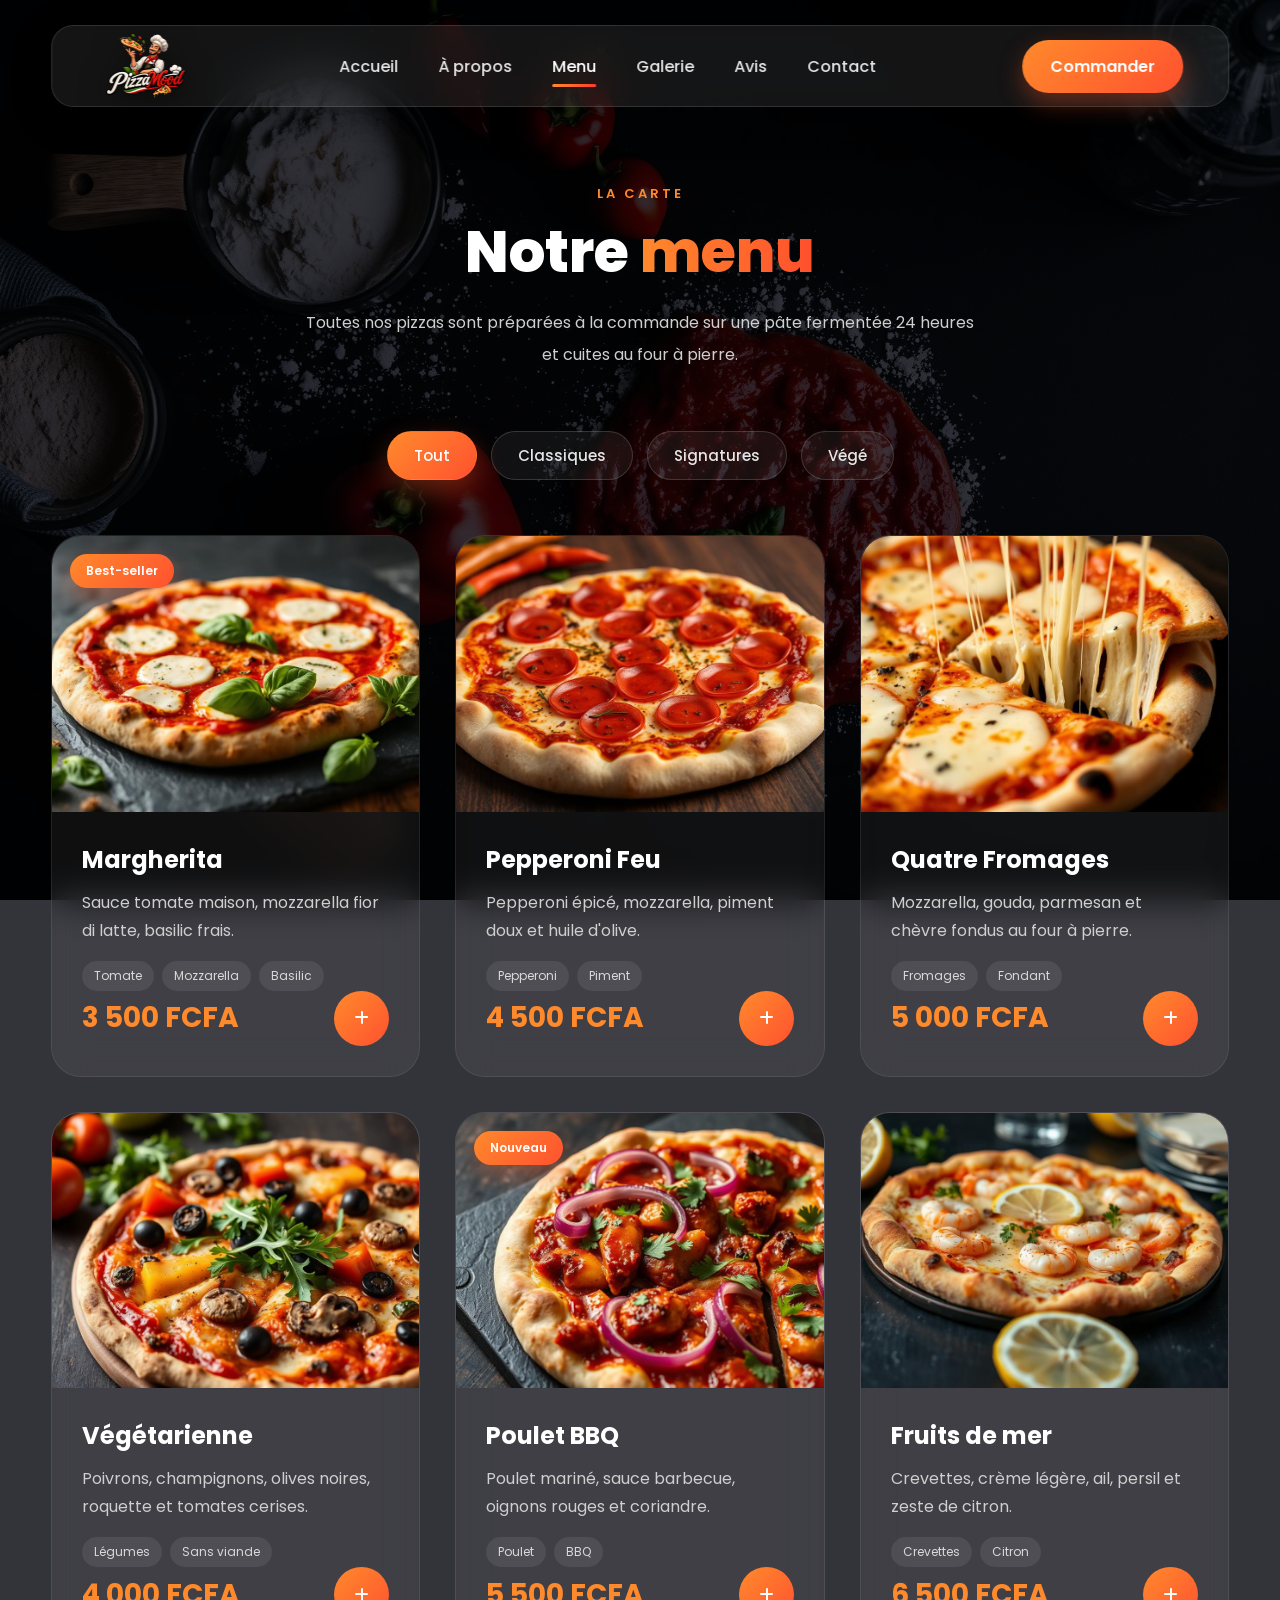
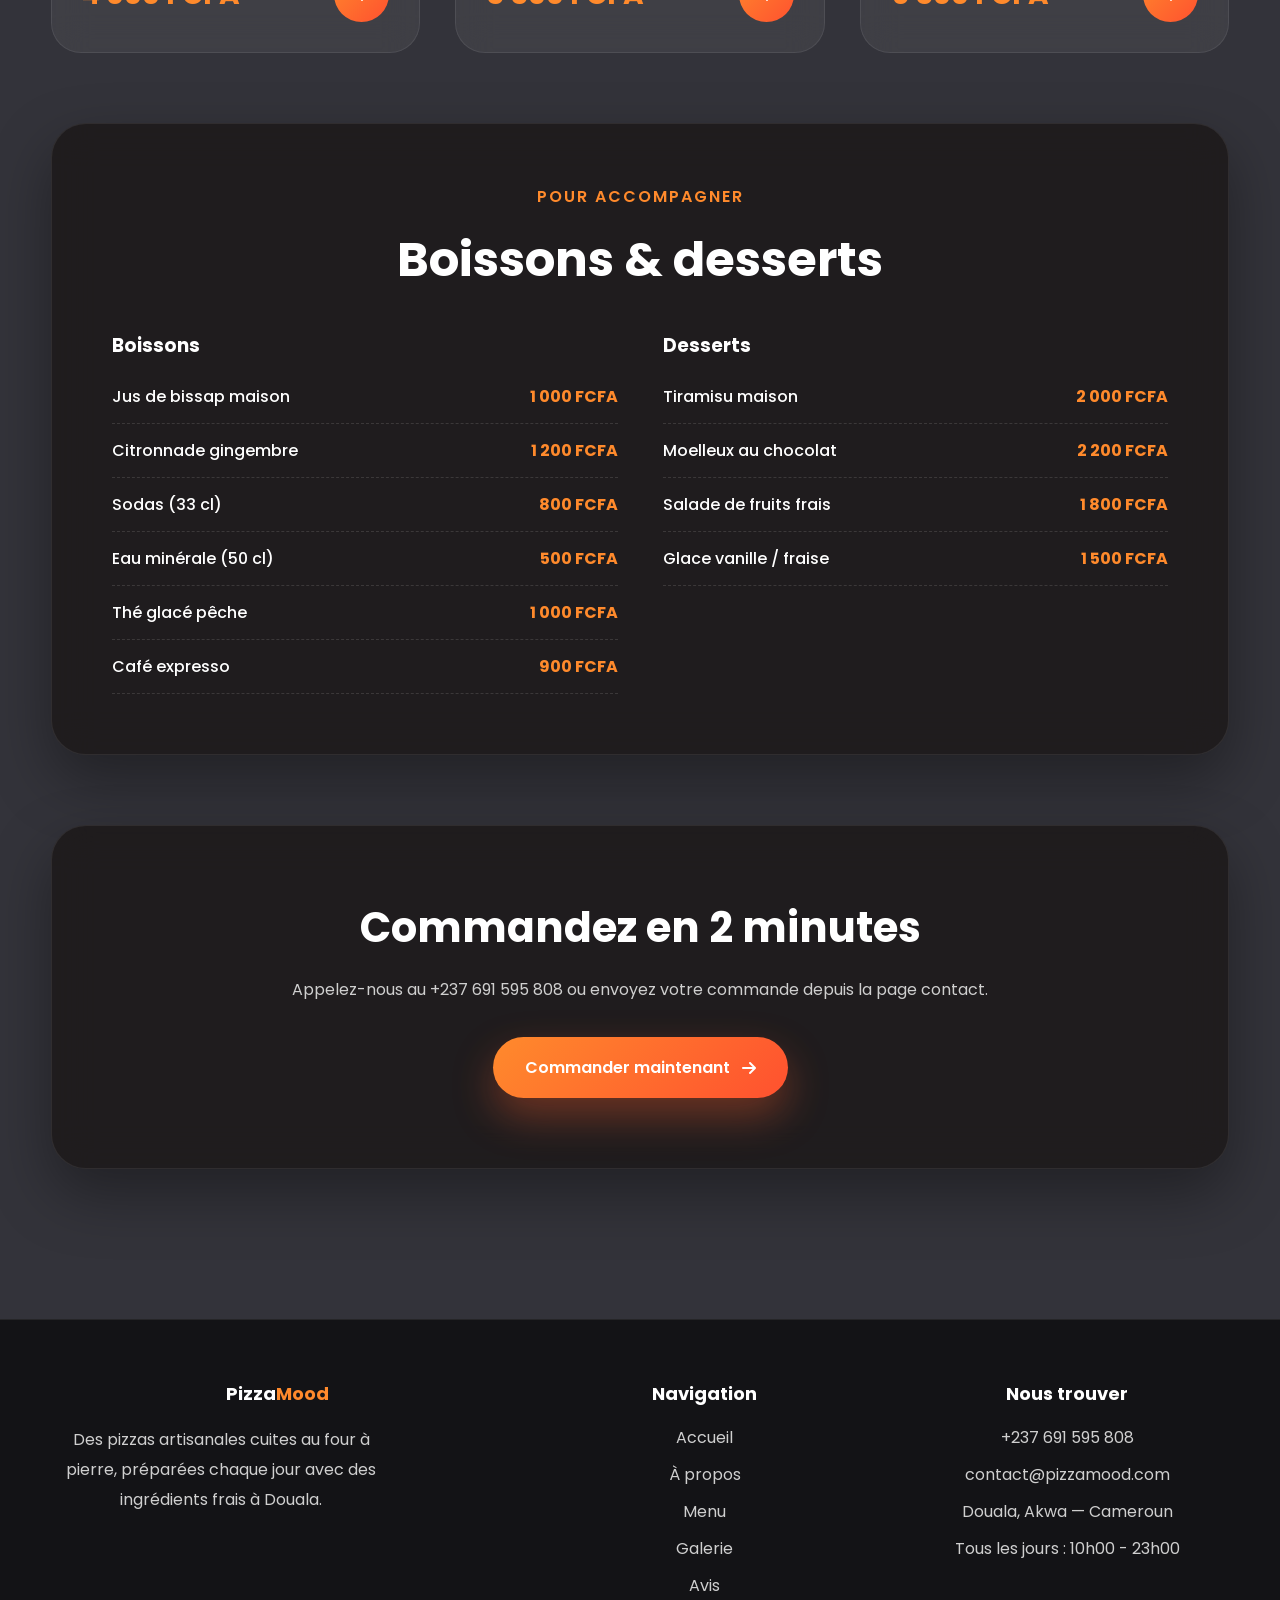
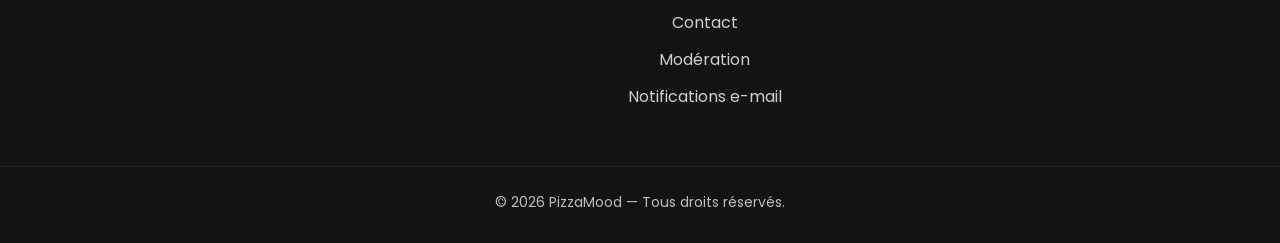
<file: menu.html>
<!DOCTYPE html>
<html lang="fr">
<head>
  <meta charset="utf-8">
  <meta name="viewport" content="width=device-width, initial-scale=1">
  <title>Menu & prix — PizzaMood Douala</title>
  <meta name="description" content="Notre carte : pizzas classiques et signatures, boissons fraîches et desserts maison, avec les prix en FCFA.">
  <meta property="og:title" content="Menu & prix — PizzaMood Douala">
  <meta property="og:description" content="Notre carte : pizzas classiques et signatures, boissons fraîches et desserts maison, avec les prix en FCFA.">
  <meta property="og:type" content="website">
  <meta name="twitter:card" content="summary_large_image">
  <link rel="preconnect" href="https://fonts.googleapis.com">
  <link rel="preconnect" href="https://fonts.gstatic.com" crossorigin>
  <link href="https://fonts.googleapis.com/css2?family=Poppins:wght@300;400;500;600;700;800&display=swap" rel="stylesheet">
  <link rel="stylesheet" href="https://cdnjs.cloudflare.com/ajax/libs/font-awesome/6.7.2/css/all.min.css">
  <link rel="stylesheet" href="style.css">
  <link rel="icon" type="image/png" href="favicon.png">
</head>
<body>
<div class="index" style="--page-bg:url(assets/bg-dark.jpg)" data-page="menu">
<header>
  <a href="index.html" class="logo">
    <img class="logo-img" src="assets/logo-pizzamood.png" alt="Logo PizzaMood" width="1536" height="1024">
  </a>
  <nav id="main-nav">
    <a href="index.html" data-page="index">Accueil</a>
    <a href="a-propos.html" data-page="a-propos">À propos</a>
    <a href="menu.html" data-page="menu">Menu</a>
    <a href="galerie.html" data-page="galerie">Galerie</a>
    <a href="avis.html" data-page="avis">Avis</a>
    <a href="contact.html" data-page="contact">Contact</a>
  </nav>
  <a href="menu.html" class="commande">Commander</a>
</header>
<div class="background-blur blur1"></div>
<div class="background-blur blur2"></div>
<div class="background-blur blur3"></div>
<section class="page">
  <div class="page-head">
    <span class="kicker">La carte</span>
    <h1>Notre <span>menu</span></h1>
    <p>Toutes nos pizzas sont préparées à la commande sur une pâte fermentée 24 heures et cuites au four à pierre.</p>
  </div>

  <div class="menu-filters" id="menu-filters"><button type="button" data-filter="Tout">Tout</button><button type="button" data-filter="Classiques">Classiques</button><button type="button" data-filter="Signatures">Signatures</button><button type="button" data-filter="Végé">Végé</button></div>

  <div class="specialites-grid" id="menu-grid"><article class="pizza-card" data-cat="Classiques">
      <span class="badge">Best-seller</span>
      <img src="assets/pizza-margherita.jpg" alt="Pizza Margherita" loading="lazy" width="960" height="640">
      <div class="pizza-info">
        <h3>Margherita</h3>
        <p>Sauce tomate maison, mozzarella fior di latte, basilic frais.</p>
        <div class="tags"><span>Tomate</span><span>Mozzarella</span><span>Basilic</span></div>
        <div class="price">
          <span>3 500 FCFA</span>
          <a href="contact.html" aria-label="Commander Margherita"><i class="fa-solid fa-plus"></i></a>
        </div>
      </div>
    </article><article class="pizza-card" data-cat="Classiques">
      
      <img src="assets/pizza-pepperoni.jpg" alt="Pizza Pepperoni Feu" loading="lazy" width="960" height="640">
      <div class="pizza-info">
        <h3>Pepperoni Feu</h3>
        <p>Pepperoni épicé, mozzarella, piment doux et huile d'olive.</p>
        <div class="tags"><span>Pepperoni</span><span>Piment</span></div>
        <div class="price">
          <span>4 500 FCFA</span>
          <a href="contact.html" aria-label="Commander Pepperoni Feu"><i class="fa-solid fa-plus"></i></a>
        </div>
      </div>
    </article><article class="pizza-card" data-cat="Signatures">
      
      <img src="assets/pizza-fromages.jpg" alt="Pizza Quatre Fromages" loading="lazy" width="960" height="640">
      <div class="pizza-info">
        <h3>Quatre Fromages</h3>
        <p>Mozzarella, gouda, parmesan et chèvre fondus au four à pierre.</p>
        <div class="tags"><span>Fromages</span><span>Fondant</span></div>
        <div class="price">
          <span>5 000 FCFA</span>
          <a href="contact.html" aria-label="Commander Quatre Fromages"><i class="fa-solid fa-plus"></i></a>
        </div>
      </div>
    </article><article class="pizza-card" data-cat="Végé">
      
      <img src="assets/pizza-vegetarienne.jpg" alt="Pizza Végétarienne" loading="lazy" width="960" height="640">
      <div class="pizza-info">
        <h3>Végétarienne</h3>
        <p>Poivrons, champignons, olives noires, roquette et tomates cerises.</p>
        <div class="tags"><span>Légumes</span><span>Sans viande</span></div>
        <div class="price">
          <span>4 000 FCFA</span>
          <a href="contact.html" aria-label="Commander Végétarienne"><i class="fa-solid fa-plus"></i></a>
        </div>
      </div>
    </article><article class="pizza-card" data-cat="Signatures">
      <span class="badge">Nouveau</span>
      <img src="assets/pizza-poulet.jpg" alt="Pizza Poulet BBQ" loading="lazy" width="960" height="640">
      <div class="pizza-info">
        <h3>Poulet BBQ</h3>
        <p>Poulet mariné, sauce barbecue, oignons rouges et coriandre.</p>
        <div class="tags"><span>Poulet</span><span>BBQ</span></div>
        <div class="price">
          <span>5 500 FCFA</span>
          <a href="contact.html" aria-label="Commander Poulet BBQ"><i class="fa-solid fa-plus"></i></a>
        </div>
      </div>
    </article><article class="pizza-card" data-cat="Signatures">
      
      <img src="assets/pizza-fruits-de-mer.jpg" alt="Pizza Fruits de mer" loading="lazy" width="960" height="640">
      <div class="pizza-info">
        <h3>Fruits de mer</h3>
        <p>Crevettes, crème légère, ail, persil et zeste de citron.</p>
        <div class="tags"><span>Crevettes</span><span>Citron</span></div>
        <div class="price">
          <span>6 500 FCFA</span>
          <a href="contact.html" aria-label="Commander Fruits de mer"><i class="fa-solid fa-plus"></i></a>
        </div>
      </div>
    </article></div>

  <div class="panel" style="margin-top:70px">
    <div class="title" style="margin-bottom:0">
      <span>Pour accompagner</span>
      <h2>Boissons & desserts</h2>
    </div>
    <div class="list-grid">
      <div>
        <h3 style="margin-bottom:10px">Boissons</h3>
        <div class="list-row"><span>Jus de bissap maison</span><span class="dots"></span><span class="amount">1 000 FCFA</span></div><div class="list-row"><span>Citronnade gingembre</span><span class="dots"></span><span class="amount">1 200 FCFA</span></div><div class="list-row"><span>Sodas (33 cl)</span><span class="dots"></span><span class="amount">800 FCFA</span></div><div class="list-row"><span>Eau minérale (50 cl)</span><span class="dots"></span><span class="amount">500 FCFA</span></div><div class="list-row"><span>Thé glacé pêche</span><span class="dots"></span><span class="amount">1 000 FCFA</span></div><div class="list-row"><span>Café expresso</span><span class="dots"></span><span class="amount">900 FCFA</span></div>
      </div>
      <div>
        <h3 style="margin-bottom:10px">Desserts</h3>
        <div class="list-row"><span>Tiramisu maison</span><span class="dots"></span><span class="amount">2 000 FCFA</span></div><div class="list-row"><span>Moelleux au chocolat</span><span class="dots"></span><span class="amount">2 200 FCFA</span></div><div class="list-row"><span>Salade de fruits frais</span><span class="dots"></span><span class="amount">1 800 FCFA</span></div><div class="list-row"><span>Glace vanille / fraise</span><span class="dots"></span><span class="amount">1 500 FCFA</span></div>
      </div>
    </div>
  </div>

  <div class="panel cta">
    <h2>Commandez en 2 minutes</h2>
    <p>Appelez-nous au +237 691 595 808 ou envoyez votre commande depuis la page contact.</p>
    <a href="contact.html" class="btn-main">Commander maintenant <i class="fa-solid fa-arrow-right"></i></a>
  </div>
</section>
<footer class="site-footer">
  <div class="footer-top">
    <div>
      <h4>Pizza<span style="color:#ff8a2c">Mood</span></h4>
      <p>Des pizzas artisanales cuites au four à pierre, préparées chaque jour avec des ingrédients frais à Douala.</p>
    </div>
    <div class="footer-col">
      <h4>Navigation</h4>
      <a href="index.html">Accueil</a>
      <a href="a-propos.html">À propos</a>
      <a href="menu.html">Menu</a>
      <a href="galerie.html">Galerie</a>
      <a href="avis.html">Avis</a>
      <a href="contact.html">Contact</a>
      <a href="moderation.html">Modération</a>
      <a href="notifications.html">Notifications e-mail</a>
    </div>
    <div class="footer-col">
      <h4>Nous trouver</h4>
      <a href="tel:+237691595808">+237 691 595 808</a>
      <a href="mailto:contact@pizzamood.com">contact@pizzamood.com</a>
      <span style="color:#cfcfcf">Douala, Akwa — Cameroun</span>
      <span style="color:#cfcfcf;display:block;margin-top:12px">Tous les jours : 10h00 - 23h00</span>
    </div>
  </div>
  <div class="footer-bottom">© 2026 PizzaMood — Tous droits réservés.</div>
</footer>
</div>
<script src="script.js"></script>
</body>
</html>
</file>
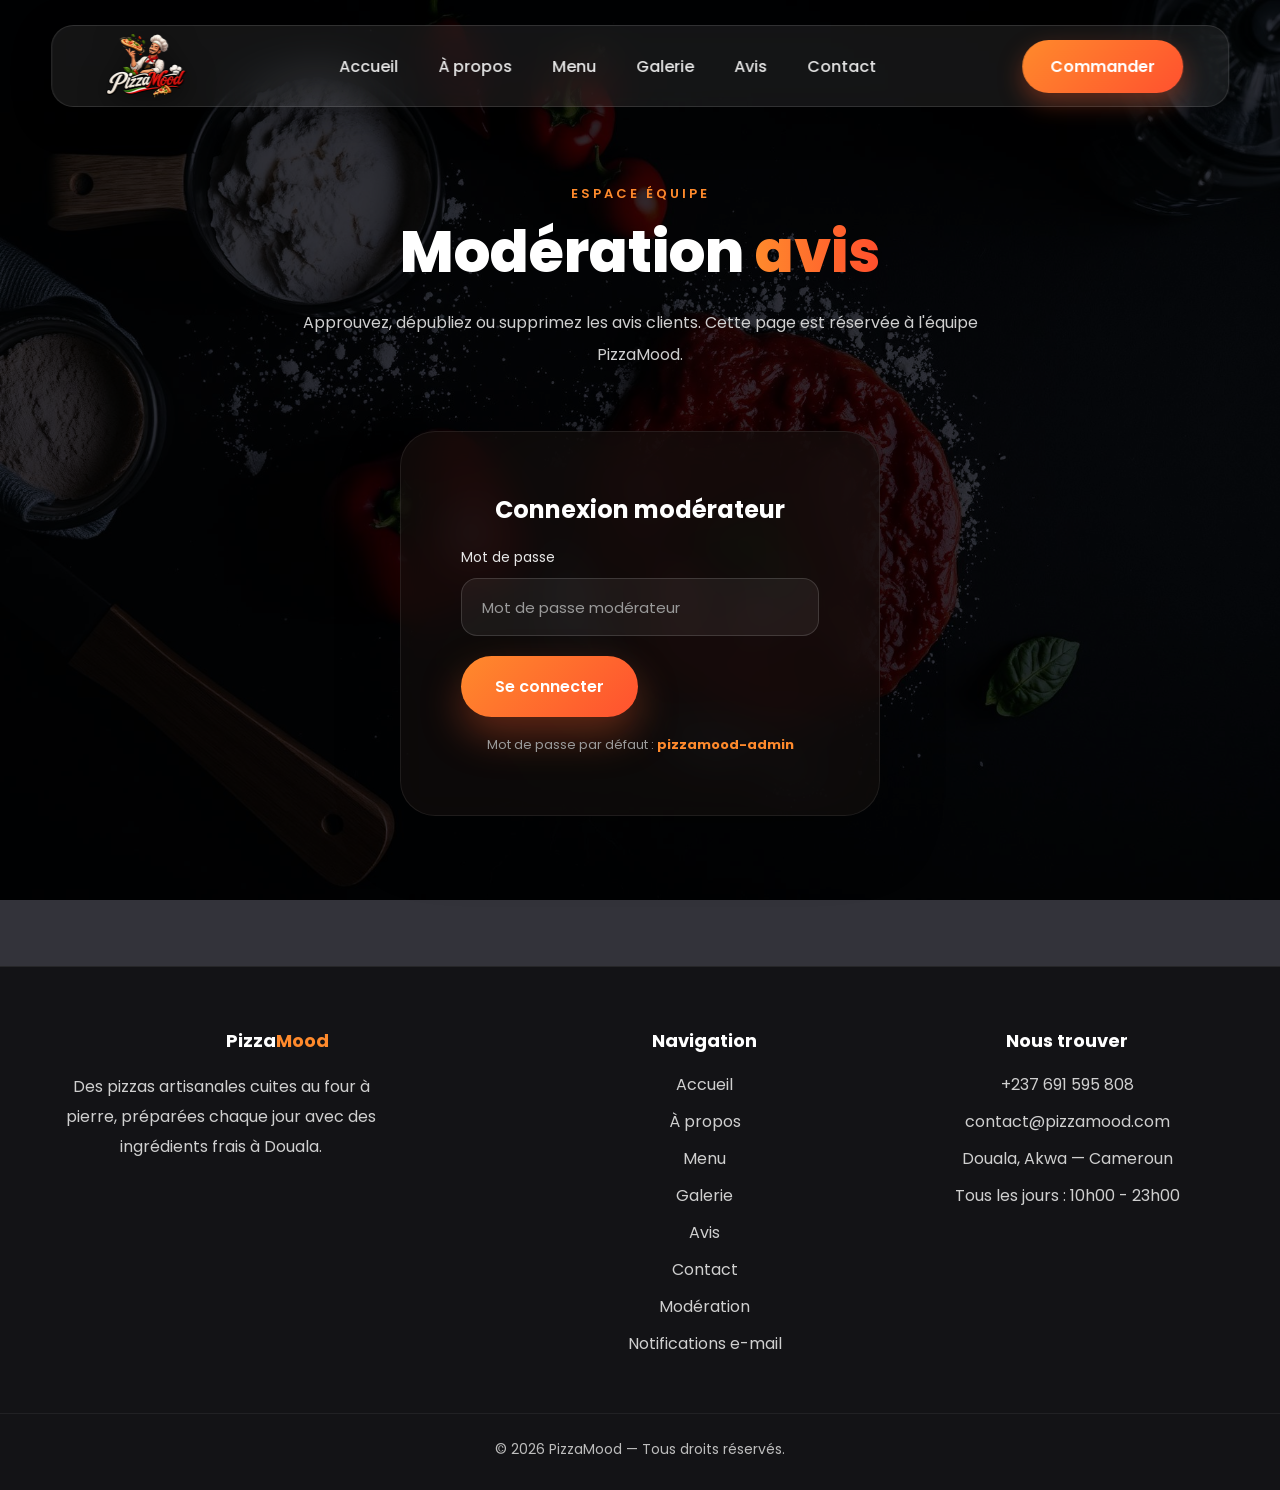
<file: moderation.html>
<!DOCTYPE html>
<html lang="fr">
<head>
  <meta charset="utf-8">
  <meta name="viewport" content="width=device-width, initial-scale=1">
  <title>Modération — PizzaMood</title>
  <meta name="description" content="Espace réservé à l'équipe PizzaMood pour modérer les avis clients.">
  <meta property="og:title" content="Modération — PizzaMood">
  <meta property="og:description" content="Espace réservé à l'équipe PizzaMood pour modérer les avis clients.">
  <meta property="og:type" content="website">
  <meta name="twitter:card" content="summary_large_image">
  <link rel="preconnect" href="https://fonts.googleapis.com">
  <link rel="preconnect" href="https://fonts.gstatic.com" crossorigin>
  <link href="https://fonts.googleapis.com/css2?family=Poppins:wght@300;400;500;600;700;800&display=swap" rel="stylesheet">
  <link rel="stylesheet" href="https://cdnjs.cloudflare.com/ajax/libs/font-awesome/6.7.2/css/all.min.css">
  <link rel="stylesheet" href="style.css">
  <link rel="icon" type="image/png" href="favicon.png">
</head>
<body>
<div class="index" style="--page-bg:url(assets/bg-dark.jpg)" data-page="moderation">
<header>
  <a href="index.html" class="logo">
    <img class="logo-img" src="assets/logo-pizzamood.png" alt="Logo PizzaMood" width="1536" height="1024">
  </a>
  <nav id="main-nav">
    <a href="index.html" data-page="index">Accueil</a>
    <a href="a-propos.html" data-page="a-propos">À propos</a>
    <a href="menu.html" data-page="menu">Menu</a>
    <a href="galerie.html" data-page="galerie">Galerie</a>
    <a href="avis.html" data-page="avis">Avis</a>
    <a href="contact.html" data-page="contact">Contact</a>
  </nav>
  <a href="menu.html" class="commande">Commander</a>
</header>
<div class="background-blur blur1"></div>
<div class="background-blur blur2"></div>
<div class="background-blur blur3"></div>
<section class="page">
  <div class="page-head">
    <span class="kicker">Espace équipe</span>
    <h1>Modération <span>avis</span></h1>
    <p>Approuvez, dépubliez ou supprimez les avis clients. Cette page est réservée à l'équipe PizzaMood.</p>
  </div>

  <div id="mod-login" class="panel" style="max-width:480px;margin:0 auto;text-align:center">
    <strong style="display:block;font-size:24px;margin-bottom:20px">Connexion modérateur</strong>
    <form id="mod-form" style="text-align:left">
      <div class="field">
        <label for="mod-pass">Mot de passe</label>
        <input id="mod-pass" type="password" placeholder="Mot de passe modérateur" required>
      </div>
      <p id="mod-erreur" style="display:none;color:#ff6b5a;margin-bottom:14px">Mot de passe incorrect.</p>
      <button type="submit" class="btn-submit">Se connecter</button>
    </form>
    <p style="margin-top:18px;color:#9a9a9a;font-size:13px">Mot de passe par défaut : <strong style="color:#ff8a2c">pizzamood-admin</strong></p>
  </div>

  <div id="mod-panel" style="display:none">
    <div style="display:flex;justify-content:space-between;align-items:center;margin-bottom:24px;flex-wrap:wrap;gap:12px">
      <h2 style="font-size:1.8rem">Avis en attente</h2>
      <div style="display:flex;gap:10px;flex-wrap:wrap">
        <a href="notifications.html" class="btn-reset" style="display:inline-flex;align-items:center;gap:8px"><i class="fa-regular fa-envelope"></i> Notifications e-mail</a>
        <button id="mod-logout" class="btn-reset" type="button"><i class="fa-solid fa-right-from-bracket"></i> Déconnexion</button>
      </div>
    </div>
    <div id="mod-attente" class="avis-liste" style="margin-bottom:50px"></div>

    <h2 style="font-size:1.8rem;margin-bottom:24px">Avis publiés</h2>
    <div id="mod-publies" class="avis-liste"></div>
  </div>
</section>
<footer class="site-footer">
  <div class="footer-top">
    <div>
      <h4>Pizza<span style="color:#ff8a2c">Mood</span></h4>
      <p>Des pizzas artisanales cuites au four à pierre, préparées chaque jour avec des ingrédients frais à Douala.</p>
    </div>
    <div class="footer-col">
      <h4>Navigation</h4>
      <a href="index.html">Accueil</a>
      <a href="a-propos.html">À propos</a>
      <a href="menu.html">Menu</a>
      <a href="galerie.html">Galerie</a>
      <a href="avis.html">Avis</a>
      <a href="contact.html">Contact</a>
      <a href="moderation.html">Modération</a>
      <a href="notifications.html">Notifications e-mail</a>
    </div>
    <div class="footer-col">
      <h4>Nous trouver</h4>
      <a href="tel:+237691595808">+237 691 595 808</a>
      <a href="mailto:contact@pizzamood.com">contact@pizzamood.com</a>
      <span style="color:#cfcfcf">Douala, Akwa — Cameroun</span>
      <span style="color:#cfcfcf;display:block;margin-top:12px">Tous les jours : 10h00 - 23h00</span>
    </div>
  </div>
  <div class="footer-bottom">© 2026 PizzaMood — Tous droits réservés.</div>
</footer>
</div>
<script src="script.js"></script>
</body>
</html>
</file>
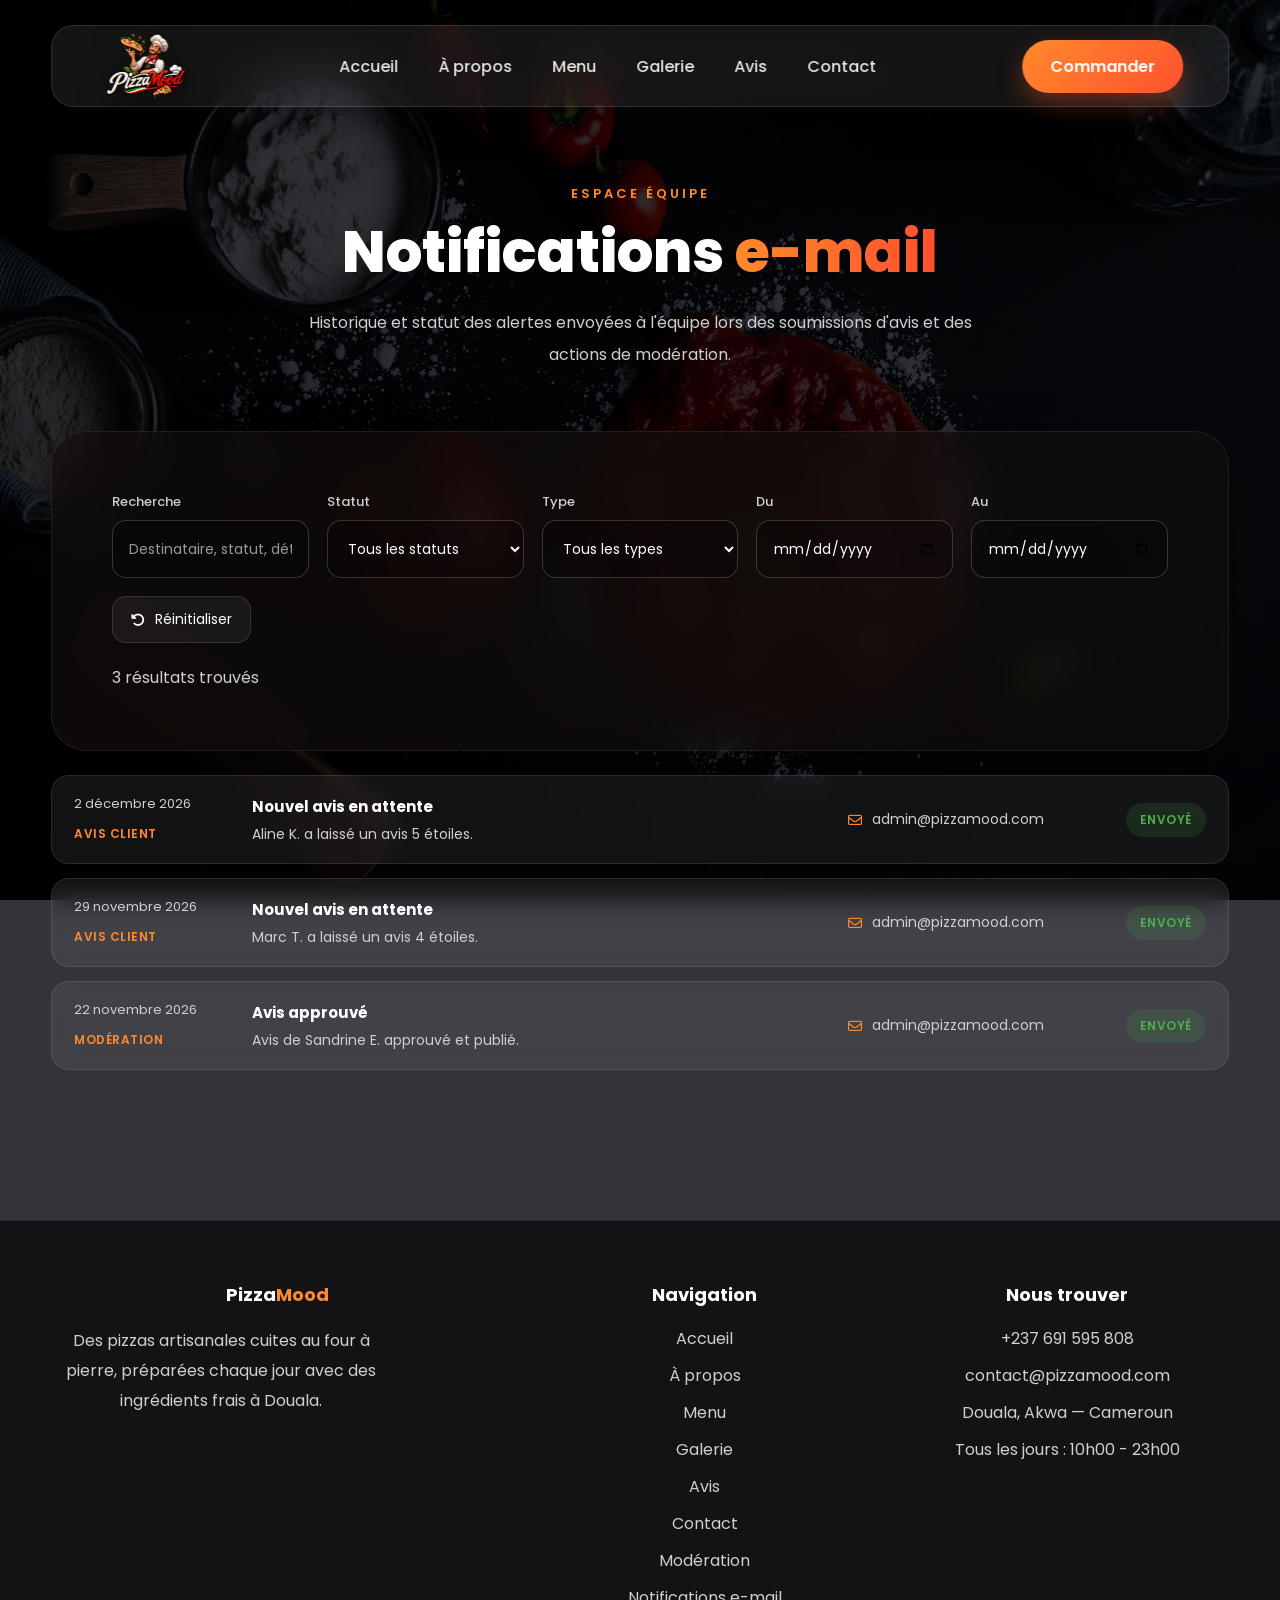
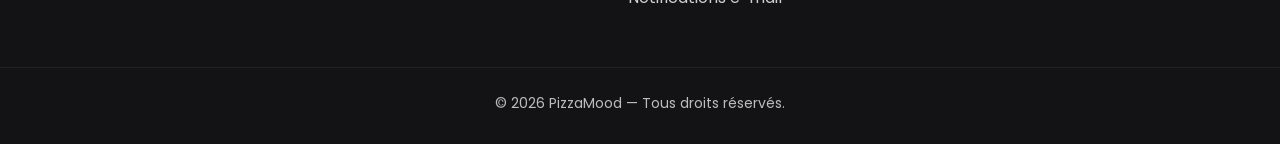
<file: notifications.html>
<!DOCTYPE html>
<html lang="fr">
<head>
  <meta charset="utf-8">
  <meta name="viewport" content="width=device-width, initial-scale=1">
  <title>Notifications e-mail — PizzaMood</title>
  <meta name="description" content="Historique des alertes e-mail envoyées à l'équipe PizzaMood.">
  <meta property="og:title" content="Notifications e-mail — PizzaMood">
  <meta property="og:description" content="Historique des alertes e-mail envoyées à l'équipe PizzaMood.">
  <meta property="og:type" content="website">
  <meta name="twitter:card" content="summary_large_image">
  <link rel="preconnect" href="https://fonts.googleapis.com">
  <link rel="preconnect" href="https://fonts.gstatic.com" crossorigin>
  <link href="https://fonts.googleapis.com/css2?family=Poppins:wght@300;400;500;600;700;800&display=swap" rel="stylesheet">
  <link rel="stylesheet" href="https://cdnjs.cloudflare.com/ajax/libs/font-awesome/6.7.2/css/all.min.css">
  <link rel="stylesheet" href="style.css">
  <link rel="icon" type="image/png" href="favicon.png">
</head>
<body>
<div class="index" style="--page-bg:url(assets/bg-dark.jpg)" data-page="notifications">
<header>
  <a href="index.html" class="logo">
    <img class="logo-img" src="assets/logo-pizzamood.png" alt="Logo PizzaMood" width="1536" height="1024">
  </a>
  <nav id="main-nav">
    <a href="index.html" data-page="index">Accueil</a>
    <a href="a-propos.html" data-page="a-propos">À propos</a>
    <a href="menu.html" data-page="menu">Menu</a>
    <a href="galerie.html" data-page="galerie">Galerie</a>
    <a href="avis.html" data-page="avis">Avis</a>
    <a href="contact.html" data-page="contact">Contact</a>
  </nav>
  <a href="menu.html" class="commande">Commander</a>
</header>
<div class="background-blur blur1"></div>
<div class="background-blur blur2"></div>
<div class="background-blur blur3"></div>
<section class="page">
  <div class="page-head">
    <span class="kicker">Espace équipe</span>
    <h1>Notifications <span>e-mail</span></h1>
    <p>Historique et statut des alertes envoyées à l'équipe lors des soumissions d'avis et des actions de modération.</p>
  </div>

  <div class="panel" style="margin-bottom:24px">
    <div class="filtres-email">
      <div class="field">
        <label for="notif-q">Recherche</label>
        <input id="notif-q" type="text" placeholder="Destinataire, statut, détail…">
      </div>
      <div class="field">
        <label for="notif-statut">Statut</label>
        <select id="notif-statut">
          <option value="">Tous les statuts</option>
          <option value="envoye">Envoyé</option>
          <option value="en-attente">En attente d'envoi</option>
          <option value="echoue">Échoué</option>
        </select>
      </div>
      <div class="field">
        <label for="notif-type">Type</label>
        <select id="notif-type">
          <option value="">Tous les types</option>
          <option value="avis">Nouvel avis client</option>
          <option value="moderation">Action modération</option>
        </select>
      </div>
      <div class="field">
        <label for="notif-du">Du</label>
        <input id="notif-du" type="date">
      </div>
      <div class="field">
        <label for="notif-au">Au</label>
        <input id="notif-au" type="date">
      </div>
      <div class="field" style="align-self:flex-end">
        <button id="notif-reset" class="btn-reset" type="button"><i class="fa-solid fa-rotate-left"></i> Réinitialiser</button>
      </div>
    </div>
    <p id="notif-compteur" style="margin-top:18px;color:#cfcfcf"></p>
  </div>

  <div id="notif-liste" class="notif-liste"></div>
  <p id="notif-vide" style="display:none;text-align:center;color:#9a9a9a;margin-top:40px">Aucune notification ne correspond aux filtres.</p>
</section>
<footer class="site-footer">
  <div class="footer-top">
    <div>
      <h4>Pizza<span style="color:#ff8a2c">Mood</span></h4>
      <p>Des pizzas artisanales cuites au four à pierre, préparées chaque jour avec des ingrédients frais à Douala.</p>
    </div>
    <div class="footer-col">
      <h4>Navigation</h4>
      <a href="index.html">Accueil</a>
      <a href="a-propos.html">À propos</a>
      <a href="menu.html">Menu</a>
      <a href="galerie.html">Galerie</a>
      <a href="avis.html">Avis</a>
      <a href="contact.html">Contact</a>
      <a href="moderation.html">Modération</a>
      <a href="notifications.html">Notifications e-mail</a>
    </div>
    <div class="footer-col">
      <h4>Nous trouver</h4>
      <a href="tel:+237691595808">+237 691 595 808</a>
      <a href="mailto:contact@pizzamood.com">contact@pizzamood.com</a>
      <span style="color:#cfcfcf">Douala, Akwa — Cameroun</span>
      <span style="color:#cfcfcf;display:block;margin-top:12px">Tous les jours : 10h00 - 23h00</span>
    </div>
  </div>
  <div class="footer-bottom">© 2026 PizzaMood — Tous droits réservés.</div>
</footer>
</div>
<script src="script.js"></script>
</body>
</html>
</file>
<file: style.css>
:root{
    --glass:rgba(255,255,255,.08);

    --glass2:rgba(255,255,255,.12);

    --white:#ffffff;

    --text:#d9d9d9;

    --orange:#ff8b2c;

    --orange2:#ff5722;

    --red:#ff3d2e;

    --shadow:0 15px 45px rgba(0,0,0,.35);
    --radius:28px;

}

*{

margin:0;

padding:0;

box-sizing:border-box;

text-decoration:none;

list-style:none;

font-family:'Poppins',sans-serif;

}

html{

scroll-behavior:smooth;

}
body{
    background-color: #e6e6e6;
}

.index{
background-image: var(--page-bg);
background-repeat: no-repeat;
background-position: center;
background-size: cover;
min-height:100vh;

color:white;

overflow-x:hidden;

position:relative;

}


/**********************/

.background-blur{

position:fixed;

border-radius:50%;

filter:blur(120px);

opacity:.45;

z-index:-5;

}

.blur1{

width:350px;

height:350px;

background:#ff5722;

top:-100px;

left:-100px;

}

.blur2{

width:280px;

height:280px;

background:#ffb347;

right:-80px;

top:180px;

}

.blur3{

width:350px;

height:350px;

background:#6b4eff;

bottom:-120px;

left:35%;

}

/**********************/

header{

position:fixed;

top:25px;

left:50%;

transform:translateX(-50%);

width:92%;

height:82px;

padding:0 45px;

display:flex;

align-items:center;

justify-content:space-between;

background:rgba(255,255,255,.08);

backdrop-filter:blur(20px);

-webkit-backdrop-filter:blur(20px);

border:1px solid rgba(255,255,255,.12);

border-radius:22px;

box-shadow:0 10px 40px rgba(0,0,0,.25);

z-index:999;

}

/**********************/

.logo{

display:flex;

align-items:center;

gap:15px;

}

.logo img{

width:58px;

}

.logo h2{

font-size:1.6rem;

font-weight:700;

letter-spacing:1px;

}

.logo span{

color:var(--orange);

}

/**********************/

nav{

display:flex;

align-items:center;

gap:40px;

}

nav a{

color:#e6e6e6;

font-weight:500;

transition:.35s;

position:relative;

}

nav a:hover{

color:white;

}

nav a::after{

content:"";

position:absolute;

left:0;

bottom:-8px;

width:0;

height:3px;

border-radius:50px;

background:linear-gradient(90deg,var(--orange),var(--red));

transition:.4s;

}

nav a:hover::after,

nav .active::after{

width:100%;

}

nav .active{

color:white;

}

/**********************/

.commande{

padding:14px 28px;

border-radius:50px;

background:linear-gradient(135deg,#ff8a2c,#ff512f);

color:white;

font-weight:600;

box-shadow:

0 10px 25px rgba(255,90,40,.35);

transition:.35s;

}

.commande:hover{

transform:translateY(-3px);

box-shadow:

0 18px 35px rgba(255,90,40,.45);

}

/**********************/

section{

width:min(1300px,92%);

margin:auto;

}

.hero{

padding-top:160px;

padding-bottom:70px;

}
/***********************************

            HERO

************************************/

.glass{
    width:100%;

    min-height:720px;

    display:grid;

    grid-template-columns:48% 52%;

    align-items:center;

    gap:30px;

    padding:60px;

    background:rgba(255,255,255,.05);

    backdrop-filter:blur(20px);

    -webkit-backdrop-filter:blur(20px);

    border:1px solid rgba(255,255,255,.08);

    border-radius:35px;

    overflow:hidden;

    position:relative;

    box-shadow:
    0 25px 60px rgba(0,0,0,.35);

}

/************************/

.glass::before{

    content:"";

    position:absolute;

    width:500px;

    height:500px;

    border-radius:50%;

    background:rgba(255,255,255,.04);

    top:-200px;

    right:-150px;

}

/************************/

.hero-left{

    display:flex;

    flex-direction:column;

    gap:35px;

}

/************************/

.hero-left h1{

    font-size:4.5rem;

    line-height:1.1;

    font-weight:800;

}

.hero-left h1 span{

    background:linear-gradient(90deg,#ff8a2c,#ff4f2d);

    -webkit-background-clip:text;

    -webkit-text-fill-color:transparent;

}

/************************/

.hero-left p{

    width:90%;

    color:#cfcfcf;

    font-size:18px;

    line-height:35px;

}

/************************/

.hero-buttons{

    display:flex;

    align-items:center;

    gap:25px;

}

/************************/

.btn-main, .info-card a{

    display:flex;

    align-items:center;

    gap:12px;

    padding:18px 32px;

    border-radius:60px;

    background:linear-gradient(135deg,#ff8a2c,#ff512f);

    color:white;

    font-weight:600;

    transition:.4s;

    box-shadow:

    0 18px 40px rgba(255,94,43,.35);

}

.btn-main:hover{

    transform:translateY(-5px);

    box-shadow:

    0 25px 55px rgba(255,94,43,.50);

}

/************************/

.btn-secondary{

    padding:18px 30px;

    border-radius:60px;

    border:1px solid rgba(255,255,255,.15);

    color:white;

    transition:.35s;

}

.btn-secondary:hover{

    background:rgba(255,255,255,.08);

}

/************************/

.horaire{

    display:flex;

    align-items:center;

    gap:18px;

    margin-top:15px;

}

.horaire i{

    width:60px;

    height:60px;

    border-radius:50%;

    display:flex;

    align-items:center;

    justify-content:center;

    background:rgba(255,255,255,.08);

    color:#ff8a2c;

    font-size:22px;

}

.horaire strong{

    display:block;

    margin-bottom:5px;

    font-size:17px;

}

.horaire span{

    color:#bdbdbd;

}

/***********************************

        IMAGE HERO

************************************/

.hero-right{

    position:relative;

    display:flex;

    justify-content:center;

    align-items:center;

}

/************************/

.pizza-glow{

    position:absolute;

    width:520px;

    height:520px;

    border-radius:50%;

    background:radial-gradient(circle,

    rgba(255,128,40,.95),

    rgba(255,100,30,.55),

    transparent 72%);

    filter:blur(60px);

    animation:glow 5s infinite alternate;

}

/************************/

.hero-right img{

    width:680px;

    position:relative;

    z-index:5;

    filter:

    drop-shadow(0 35px 50px rgba(0,0,0,.45));

    animation:floatPizza 6s ease-in-out infinite;

}

/************************/

@keyframes floatPizza{

0%{

transform:translateY(0px);

}

50%{

transform:translateY(-18px);

}

100%{

transform:translateY(0px);

}

}

/************************/

@keyframes glow{

0%{

transform:scale(1);

opacity:.55;

}

100%{

transform:scale(1.15);

opacity:.9;

}

}
/***********************************

      POURQUOI PIZZAMOOD

************************************/

.advantages{
    margin-bottom: 50px;

    padding:120px 20px;
    background:rgba(255,255,255,.05);

    backdrop-filter:blur(20px);

    -webkit-backdrop-filter:blur(20px);

    border:1px solid rgba(255,255,255,.08);

    border-radius:35px;

    overflow:hidden;

    position:relative;

    box-shadow:
    0 25px 60px rgba(0,0,0,.35);


}

.advantages h2{

    text-align:center;

    font-size:3rem;

    font-weight:700;

    margin-bottom:70px;

    color:#fff;

}

.advantages h2 span{

    background:linear-gradient(90deg,#ff9a3d,#ff5a30);

    -webkit-background-clip:text;

    -webkit-text-fill-color:transparent;

}

/************************/

.cards{

    display:grid;

    grid-template-columns:repeat(4,1fr);

    gap:30px;

}

/************************/

.card{

    position:relative;

    overflow:hidden;

    padding:45px 30px;

    border-radius:30px;

    background:rgba(255,255,255,.06);

    backdrop-filter:blur(18px);

    -webkit-backdrop-filter:blur(18px);

    border:1px solid rgba(255,255,255,.08);

    transition:.45s;

    box-shadow:

    0 20px 40px rgba(0,0,0,.25);

}

/************************/

.card::before{

    content:"";

    position:absolute;

    width:180px;

    height:180px;

    border-radius:50%;

    background:rgba(255,255,255,.04);

    top:-80px;

    right:-80px;

}

/************************/

.card::after{

    content:"";

    position:absolute;

    width:100%;

    height:4px;

    left:0;

    bottom:0;

    background:linear-gradient(90deg,#ff8a2c,#ff4d2d);

    transform:scaleX(0);

    transform-origin:left;

    transition:.45s;

}

/************************/

.card:hover{

    transform:translateY(-12px);

    background:rgba(255,255,255,.09);

    box-shadow:

    0 30px 60px rgba(0,0,0,.40);

}

/************************/

.card:hover::after{

    transform:scaleX(1);

}

/************************/

.icon{

    width:82px;

    height:82px;

    border-radius:22px;

    display:flex;

    justify-content:center;

    align-items:center;

    background:

    linear-gradient(145deg,#ff8a2c,#ff4d2d);

    font-size:30px;

    color:white;

    margin-bottom:30px;

    box-shadow:

    0 15px 30px rgba(255,95,40,.35);

}

/************************/

.card h3{

    font-size:24px;

    margin-bottom:18px;

    color:#fff;

}

/************************/

.card p{

    color:#fff;

    line-height:32px;

    font-size:16px;

}

/************************/
/* Glow au survol */

.card:hover .icon{

    animation:pulse .9s infinite alternate;

}

@keyframes pulse{

    from{

        transform:scale(1);

    }

    to{

        transform:scale(1.08);

    }

}

/************************/
/* Petite décoration */

.card:nth-child(1){

    border-top:1px solid rgba(255,138,44,.35);

}

.card:nth-child(2){

    border-top:1px solid rgba(255,255,255,.18);

}

.card:nth-child(3){

    border-top:1px solid rgba(255,138,44,.35);

}

.card:nth-child(4){

    border-top:1px solid rgba(255,255,255,.18);

}
/***********************************

        NOS SPÉCIALITÉS

************************************/

.specialites{

    padding:120px 0;

}

.title{

    text-align:center;

    margin-bottom:70px;

}

.title span{

    color:#ff8a2c;

    font-weight:600;

    letter-spacing:2px;

    text-transform:uppercase;

}

.title h2{

    font-size:3rem;

    margin-top:15px;

}

/************************/

.specialites-grid{

    display:grid;

    grid-template-columns:repeat(3,1fr);

    gap:35px;

}

.pizza-card{

    position:relative;

    overflow:hidden;

    border-radius:30px;

    background:rgba(255,255,255,.06);

    backdrop-filter:blur(18px);

    border:1px solid rgba(255,255,255,.08);

    transition:.45s;

}

.pizza-card:hover{

    transform:translateY(-15px);

    box-shadow:0 30px 60px rgba(0,0,0,.45);

}

.pizza-card img{

    width:100%;

    height:260px;

    object-fit:cover;

    transition:.5s;

}

.pizza-card:hover img{

    transform:scale(1.08);

}

.pizza-info{

    padding:30px;

}

.pizza-info h3{

    font-size:24px;

    margin-bottom:12px;

}

.pizza-info p{

    color:#cfcfcf;

    line-height:28px;

}

.price{

    display:flex;

    justify-content:space-between;

    align-items:center;

    margin-top:25px;

}

.price span{

    font-size:28px;

    font-weight:700;

    color:#ff8a2c;

}

.price a{

    width:55px;

    height:55px;

    border-radius:50%;

    display:flex;

    justify-content:center;

    align-items:center;

    color:white;

    background:linear-gradient(135deg,#ff8a2c,#ff512f);

}

/***********************************

            À PROPOS

************************************/

.about{

    padding:80px 40px;
    margin-bottom: 50px;

    display:grid;

    grid-template-columns:1fr 1fr;

    gap:80px;

    align-items:center;
       background:rgba(255,255,255,.05);

    backdrop-filter:blur(20px);

    -webkit-backdrop-filter:blur(20px);

    border:1px solid rgba(255,255,255,.08);

    border-radius:35px;

    overflow:hidden;

    position:relative;

    box-shadow:
    0 25px 60px rgba(0,0,0,.35);


}

.about-left h2{

    font-size:3rem;

    margin-bottom:25px;

}

.about-left p{

    color:#fff;

    line-height:35px;

    margin-bottom:35px;

}

.about-left span{

    color:#ff8a2c;

    font-weight:600;

}

.about-right{

    position:relative;

    width: 100%;
    overflow: hidden;
    border-radius: 35px;


}

.about-right::before{

    content:"";

    position:absolute;

    width:420px;

    height:420px;

    border-radius:50%;

    background:radial-gradient(circle,

    rgba(255,138,44,.35),

    transparent 70%);

    filter:blur(40px);

    z-index:-1;

}

.about-right img{

    width:100%;


    box-shadow:0 25px 60px rgba(0,0,0,.45);

    object-fit: cover;

    animation: infinite animation1;

    animation-duration: 50s;
    

}
@keyframes animation1{
    from{
        transform: scale(1);
    }
    to{
        transform: scale(2);
    }
}

/***********************************

            FOOTER

************************************/

footer{

    margin-top:120px;

    padding:50px;

    text-align:center;

    border-top:1px solid rgba(133, 129, 129, 0.08);

    color:#fff;

}

/***********************************

        RESPONSIVE

************************************/

@media(max-width:1100px){

.glass{

grid-template-columns:1fr;

text-align:center;

}

.hero-left{

align-items:center;

}

.hero-left p{

width:100%;

}

.hero-right{

margin-top:50px;

}

.cards{

grid-template-columns:repeat(2,1fr);

}

.specialites-grid{

grid-template-columns:repeat(2,1fr);

}

.about{

grid-template-columns:1fr;

}
.contact {
    display: grid;
    grid-template-rows: 1fr;

}
}

@media(max-width:768px){

header{

padding:0 20px;

}

nav{

display:none;

}

.hero-left h1{

font-size:3rem;

}

.hero-right img{

width:420px;

}

.cards{

grid-template-columns:1fr;

}

.specialites-grid{

grid-template-columns:1fr;

}

.about{

gap:40px;

}

.title h2{

font-size:2.3rem;

}

.about-left h2{

font-size:2.3rem;

}

}

@media(max-width:480px){

.glass{

padding:30px;

}

.hero-right img{

width:320px;

}

.btn-main{

padding:15px 25px;

}

.commande{

display:none;

}

.logo h2{

font-size:1.3rem;

}
}
.body-contact{
    margin: 150px;
    place-items: center;
}
.body-contact *{
    color: black;
}
.body-contact .commande{
    color: #fff;
}
.body-contact .nous{
    color: #ff4f2d;
}
.contact{
    padding: 50px;
    display: grid;
    grid-template-columns: repeat(2 , 1fr);
    gap: 40px;
}
.info-card{
    display: grid;
    gap: 40px;
    align-items: center;
    
    overflow:hidden;

    padding:45px 30px;

    border-radius:30px;

    background:rgba(255,255,255,.06);

    backdrop-filter:blur(18px);

    -webkit-backdrop-filter:blur(18px);

    border:1px solid rgba(255,255,255,.08);

    transition:.45s;

    box-shadow:

    0 20px 40px rgba(0,0,0,.25);
}
input{
    width:100%;
    border:1px solid #ff8a2c;
    border-radius:9px;
    padding:11px 12px;
    font:inherit;
    height:58px;
    border:none;
    outline:none;
    padding:0 20px;
    font-size:16px;
    background:#eef2f7;
    border-radius:16px;
    box-shadow:
        inset 6px 6px 10px rgba(163,177,198,.35),
        inset -6px -6px 10px rgba(255,255,255,.95);

}
.gallery{

    width:min(1400px,95%);

    margin:80px auto;

    display:grid;

    grid-template-columns:repeat(auto-fill,minmax(280px,1fr));

    grid-auto-rows:12px;

    gap:18px;

}
.item{

    overflow:hidden;

    border-radius:22px;

    cursor:pointer;

    grid-row:span 24;

    background:#111;

}
.item img{

    width:100%;

    height:100%;

    object-fit:cover;

    display:block;

    transition:.45s;

}
.tall{

    grid-row:span 42;

}
.big{

    grid-row:span 52;

}
/***********************************
        PAGES INTERNES
************************************/
.page{
    padding-top:180px;
    padding-bottom:40px;
}
.page-head{
    text-align:center;
    margin-bottom:60px;
}
.page-head .kicker{
    color:#ff8a2c;
    font-weight:600;
    letter-spacing:3px;
    text-transform:uppercase;
    font-size:13px;
}
.page-head h1{
    font-size:3.6rem;
    font-weight:800;
    margin-top:14px;
    line-height:1.15;
}
.page-head h1 span{
    background:linear-gradient(90deg,#ff8a2c,#ff4f2d);
    -webkit-background-clip:text;
    -webkit-text-fill-color:transparent;
}
.page-head p{
    max-width:680px;
    margin:22px auto 0;
    color:#cfcfcf;
    line-height:32px;
}

.panel{
    padding:60px;
    background:rgba(255,255,255,.05);
    backdrop-filter:blur(20px);
    -webkit-backdrop-filter:blur(20px);
    border:1px solid rgba(255,255,255,.08);
    border-radius:35px;
    box-shadow:0 25px 60px rgba(0,0,0,.35);
    position:relative;
    overflow:hidden;
}

/* ---- Stats ---- */
.stats{
    display:grid;
    grid-template-columns:repeat(4,1fr);
    gap:25px;
    margin-top:50px;
}
.stat{
    text-align:center;
    padding:35px 20px;
    border-radius:26px;
    background:rgba(255,255,255,.06);
    border:1px solid rgba(255,255,255,.08);
}
.stat strong{
    display:block;
    font-size:2.6rem;
    font-weight:800;
    background:linear-gradient(90deg,#ff9a3d,#ff5a30);
    -webkit-background-clip:text;
    -webkit-text-fill-color:transparent;
}
.stat span{ color:#cfcfcf; font-size:15px; }

/* ---- Timeline / valeurs ---- */
.steps{
    display:grid;
    grid-template-columns:repeat(3,1fr);
    gap:30px;
    margin-top:60px;
}
.step{
    padding:40px 30px;
    border-radius:28px;
    background:rgba(255,255,255,.06);
    border:1px solid rgba(255,255,255,.08);
    transition:.4s;
}
.step:hover{ transform:translateY(-10px); background:rgba(255,255,255,.09); }
.step b{
    display:flex;
    align-items:center;
    justify-content:center;
    width:56px;height:56px;
    border-radius:18px;
    background:linear-gradient(145deg,#ff8a2c,#ff4d2d);
    margin-bottom:22px;
    font-size:20px;
}
.step h3{ font-size:21px; margin-bottom:12px; }
.step p{ color:#cfcfcf; line-height:30px; }

/* ---- Menu ---- */
.menu-filters{
    display:flex;
    justify-content:center;
    flex-wrap:wrap;
    gap:14px;
    margin-bottom:55px;
}
.menu-filters button, .galeie-links a{
    padding:12px 26px;
    border-radius:50px;
    border:1px solid rgba(255,255,255,.15);
    background:rgba(255,255,255,.06);
    color:#e6e6e6;
    font-weight:500;
    font-size:15px;
    cursor:pointer;
    transition:.35s;
}
.menu-filters button:hover, .galeie-links a:hover{
    color:#fff;
    background:rgba(255,255,255,.12);
}
.menu-filters button.on{
    background:linear-gradient(135deg,#ff8a2c,#ff512f);
    color:#fff;
    border-color:transparent;
    box-shadow:0 12px 28px rgba(255,94,43,.35);
}
.galeie-links{
    display:flex;
    justify-content:center;
    gap:14px;
    margin-bottom:10px;
}
.badge{
    position:absolute;
    top:18px;left:18px;
    z-index:3;
    padding:8px 16px;
    border-radius:50px;
    font-size:12px;
    font-weight:600;
    background:linear-gradient(135deg,#ff8a2c,#ff512f);
    box-shadow:0 10px 22px rgba(255,94,43,.35);
}
.pizza-card{ display:flex; flex-direction:column; }
.pizza-info{ display:flex; flex-direction:column; flex:1; }
.tags{ display:flex; gap:8px; flex-wrap:wrap; margin-top:16px; }
.tags span{
    font-size:12px;
    padding:6px 12px;
    border-radius:50px;
    background:rgba(255,255,255,.08);
    color:#d9d9d9;
}
.price{ margin-top:auto; }

/* ---- Contact ---- */
.contact-grid{
    display:grid;
    grid-template-columns:1fr 1.15fr;
    gap:35px;
}
.contact-grid .info-card{
    display:block;
    padding:45px 40px;
}
.contact-grid .info-card strong{
    display:block;
    font-size:24px;
    margin-bottom:30px;
}
.info-item{
    display:flex;
    align-items:flex-start;
    gap:18px;
    margin-bottom:26px;
}
.info-item i{
    flex:none;
    width:52px;height:52px;
    border-radius:16px;
    display:flex;align-items:center;justify-content:center;
    background:rgba(255,255,255,.08);
    color:#ff8a2c;
    font-size:18px;
}
.info-item h4{ font-size:16px; margin-bottom:5px; }
.info-item p{ color:#cfcfcf; line-height:26px; }
.socials{ display:flex; gap:14px; margin-top:35px; }
.socials a{
    width:48px;height:48px;
    border-radius:50%;
    display:flex;align-items:center;justify-content:center;
    background:rgba(255,255,255,.08);
    color:#fff;
    transition:.35s;
}
.socials a:hover{ background:linear-gradient(135deg,#ff8a2c,#ff512f); transform:translateY(-4px); }
.form-row{ display:grid; grid-template-columns:1fr 1fr; gap:20px; }
.field{ margin-bottom:20px; }
.field label{ display:block; margin-bottom:10px; font-size:14px; color:#e6e6e6; }
.field input, .field textarea, .field select{
    width:100%;
    height:58px;
    padding:0 20px;
    font:inherit;
    font-size:15px;
    color:#fff;
    border:1px solid rgba(255,255,255,.14);
    background:rgba(255,255,255,.06);
    border-radius:16px;
    outline:none;
    box-shadow:none;
    transition:.3s;
}
.field textarea{ height:150px; padding:18px 20px; resize:vertical; }
.field input::placeholder, .field textarea::placeholder{ color:#9a9a9a; }
.field input:focus, .field textarea:focus, .field select:focus{
    border-color:#ff8a2c;
    background:rgba(255,255,255,.09);
}
.btn-submit{
    display:inline-flex;
    align-items:center;
    gap:12px;
    padding:18px 34px;
    border:none;
    cursor:pointer;
    font:inherit;
    font-weight:600;
    color:#fff;
    border-radius:60px;
    background:linear-gradient(135deg,#ff8a2c,#ff512f);
    box-shadow:0 18px 40px rgba(255,94,43,.35);
    transition:.4s;
}
.btn-submit:hover{ transform:translateY(-4px); }
.map{
    margin-top:35px;
    border-radius:35px;
    overflow:hidden;
    border:1px solid rgba(255,255,255,.08);
}
.map iframe{ width:100%; height:380px; border:0; display:block; filter:grayscale(.3) contrast(1.05); }

/* ---- CTA ---- */
.cta{
    margin-top:70px;
    text-align:center;
    padding:70px 40px;
}
.cta h2{ font-size:2.6rem; margin-bottom:18px; }
.cta p{ color:#cfcfcf; margin-bottom:35px; }
.cta .btn-main{ display:inline-flex; }

/* ---- Menu list (boissons / desserts) ---- */
.list-grid{ display:grid; grid-template-columns:1fr 1fr; gap:18px 45px; margin-top:35px; }
.list-row{
    display:flex;
    align-items:baseline;
    gap:14px;
    padding:14px 0;
    border-bottom:1px dashed rgba(255,255,255,.12);
}
.list-row span:first-child{ font-weight:500; }
.list-row .dots{ flex:1; }
.list-row .amount{ color:#ff8a2c; font-weight:700; }

/* ---- Footer links ---- */
.site-footer{
    margin-top:110px;
    padding:60px 0 30px;
    border-top:1px solid rgba(255,255,255,.08);
    color:#fff;
}
.footer-top{
    display:grid;
    grid-template-columns:1.4fr 1fr 1fr;
    gap:40px;
    width:min(1300px,92%);
    margin:auto;
}
.footer-top p{ color:#cfcfcf; line-height:30px; margin-top:18px; max-width:340px; }
.footer-top h4{ margin-bottom:18px; font-size:18px; }
.footer-col a{ display:block; color:#cfcfcf; margin-bottom:12px; transition:.3s; }
.footer-col a:hover{ color:#ff8a2c; }
.footer-bottom{
    margin-top:45px;
    padding-top:25px;
    text-align:center;
    color:#bdbdbd;
    font-size:14px;
    border-top:1px solid rgba(255,255,255,.06);
}

@media(max-width:1100px){
    .stats{ grid-template-columns:repeat(2,1fr); }
    .steps{ grid-template-columns:1fr; }
    .contact-grid{ grid-template-columns:1fr; }
    .footer-top{ grid-template-columns:1fr; }
    .page-head h1{ font-size:2.8rem; }
    .panel{ padding:35px; }
    .list-grid{ grid-template-columns:1fr; }
    .form-row{ grid-template-columns:1fr; }
}

.info-card .info-item a{
    display:inline;
    padding:0;
    gap:0;
    border-radius:0;
    background:none;
    box-shadow:none;
    font-weight:400;
    color:#cfcfcf;
}
.info-card .info-item a:hover{ color:#ff8a2c; }
.contact-grid .info-card, .cta, .panel{ background:rgba(20,16,14,.62); }

.page .gallery{ grid-auto-rows:10px; gap:16px; grid-template-columns:repeat(auto-fill,minmax(260px,1fr)); }
.page .gallery .item{ grid-row:span 16; }
.page .gallery .item.tall{ grid-row:span 22; }
.page .gallery .item.big{ grid-row:span 26; }
.page .gallery .item:hover img{ transform:scale(1.06); }

.index{ background-attachment:fixed; }
.page::before{
    content:"";
    position:fixed;
    inset:0;
    background:rgba(10,8,7,.6);
    z-index:-1;
}
.stat, .step{ background:rgba(20,16,14,.6); }

/* ---- Avis clients ---- */
.avis-resume{
    display:grid;
    grid-template-columns:.85fr 1.15fr;
    gap:35px;
    align-items:center;
    padding:40px;
    margin-bottom:35px;
    border-radius:32px;
    background:rgba(20,16,14,.62);
    backdrop-filter:blur(20px);
    -webkit-backdrop-filter:blur(20px);
    border:1px solid rgba(255,255,255,.08);
    box-shadow:0 25px 60px rgba(0,0,0,.35);
}
.avis-score{ text-align:center; }
.avis-score strong{
    display:block;
    font-size:4.2rem;
    line-height:1;
    font-weight:800;
    background:linear-gradient(90deg,#ff9a3d,#ff5a30);
    -webkit-background-clip:text;
    -webkit-text-fill-color:transparent;
}
.avis-score span{ display:block; margin-top:10px; color:#cfcfcf; font-size:15px; }
.etoiles{ color:#ff8a2c; display:inline-flex; gap:4px; margin-top:12px; }
.avis-barres{ display:grid; gap:12px; }
.avis-barre{ display:flex; align-items:center; gap:14px; color:#cfcfcf; font-size:14px; }
.avis-barre span{ width:42px; flex:none; }
.avis-barre em{ width:28px; flex:none; text-align:right; font-style:normal; }
.avis-barre .jauge{
    flex:1;
    height:9px;
    border-radius:50px;
    background:rgba(255,255,255,.09);
    overflow:hidden;
}
.avis-barre .jauge div{
    height:100%;
    border-radius:50px;
    background:linear-gradient(90deg,#ff8a2c,#ff512f);
    transition:width .5s ease;
}
.note-choix{ display:flex; align-items:center; gap:10px; }
.note-choix button{
    width:46px;height:46px;
    border:1px solid rgba(255,255,255,.14);
    background:rgba(255,255,255,.06);
    color:rgba(255,255,255,.28);
    border-radius:14px;
    cursor:pointer;
    font-size:16px;
    transition:.25s;
}
.note-choix button.on{ color:#ff8a2c; border-color:rgba(255,138,44,.45); }
.note-choix button:hover{ transform:translateY(-3px); }
.note-choix span{ margin-left:6px; color:#cfcfcf; font-size:14px; }
.avis-liste{ display:grid; gap:18px; max-height:620px; overflow-y:auto; padding-right:6px; }
.avis-item{
    padding:24px;
    border-radius:22px;
    background:rgba(255,255,255,.05);
    border:1px solid rgba(255,255,255,.08);
}
.avis-item-head{ display:flex; align-items:center; gap:14px; margin-bottom:14px; }
.avis-item-head .avatar{
    flex:none;
    width:46px;height:46px;
    border-radius:50%;
    display:flex;align-items:center;justify-content:center;
    font-weight:700;
    color:#fff;
    background:linear-gradient(135deg,#ff8a2c,#ff512f);
}
.avis-item-head h4{ font-size:16px; }
.avis-item-head time{ color:#a9a9a9; font-size:13px; }
.avis-item-head .etoiles{ margin:0 0 0 auto; font-size:14px; }
.avis-item p{ color:#cfcfcf; line-height:26px; }
@media (max-width:980px){
    .avis-resume{ grid-template-columns:1fr; }
    .avis-grid{ grid-template-columns:1fr; }
}

/* Alerte modération dans l'entête */
.nav-alerte {
  position: relative;
  display: inline-flex;
  align-items: center;
  justify-content: center;
  width: 40px;
  height: 40px;
  border-radius: 999px;
  background: rgba(255, 138, 44, 0.16);
  border: 1px solid rgba(255, 138, 44, 0.45);
  color: #ff8a2c;
}
.nav-alerte:hover {
  background: rgba(255, 138, 44, 0.28);
}
.nav-badge {
  position: absolute;
  top: -6px;
  right: -6px;
  min-width: 20px;
  height: 20px;
  padding: 0 5px;
  border-radius: 999px;
  background: #ff4d3d;
  color: #fff;
  font-size: 11px;
  font-weight: 700;
  display: inline-flex;
  align-items: center;
  justify-content: center;
}

/* Filtres de l'historique e-mail */
.filtres-email{
    display:grid;
    grid-template-columns:repeat(auto-fit, minmax(160px, 1fr));
    gap:16px;
    margin-bottom:22px;
}
.filtre-champ{
    display:flex;
    flex-direction:column;
    gap:8px;
}
.filtre-champ label{
    font-size:13px;
    color:#cfcfcf;
    font-weight:500;
}
.filtre-champ input,
.filtre-champ select{
    padding:12px 14px;
    border-radius:14px;
    border:1px solid rgba(255,255,255,.12);
    background:rgba(255,255,255,.06);
    color:#fff;
    font-size:14px;
    outline:none;
    transition:.25s;
}
.filtre-champ input:focus,
.filtre-champ select:focus{
    border-color:rgba(255,138,44,.55);
    background:rgba(255,255,255,.09);
}
.filtre-champ input[type="date"]::-webkit-calendar-picker-indicator{
    filter:invert(1);
    cursor:pointer;
}
.filtre-champ select option{
    background:#1a1614;
    color:#fff;
}
.btn-reset{
    align-self:flex-end;
    display:inline-flex;
    align-items:center;
    gap:10px;
    padding:12px 18px;
    border-radius:14px;
    border:1px solid rgba(255,255,255,.12);
    background:rgba(255,255,255,.06);
    color:#fff;
    font-size:14px;
    cursor:pointer;
    transition:.25s;
}
.btn-reset:hover{
    background:rgba(255,107,90,.18);
    border-color:rgba(255,107,90,.35);
}
.resultats-compteur{
    color:#8f8f8f;
    font-size:14px;
    margin-bottom:16px;
}
@media (max-width:640px){
    .filtres-email{ grid-template-columns:1fr; }
    .btn-reset{ align-self:stretch; justify-content:center; }
}
/* Static HTML additions */

/* ---------- Mobile nav toggle ---------- */
.mobile-toggle{
  display:none;
  background:none;
  border:none;
  color:#fff;
  font-size:24px;
  cursor:pointer;
  padding:8px 12px;
}
@media(max-width:768px){
  .mobile-toggle{ display:block; }
  nav{
    position:absolute;
    top:90px;
    left:50%;
    transform:translateX(-50%) scaleY(0);
    transform-origin:top;
    width:92%;
    flex-direction:column;
    gap:0;
    padding:16px;
    background:rgba(20,16,14,.95);
    border:1px solid rgba(255,255,255,.08);
    border-radius:22px;
    transition:.35s;
    opacity:0;
    pointer-events:none;
  }
  nav.open{
    transform:translateX(-50%) scaleY(1);
    opacity:1;
    pointer-events:auto;
  }
  nav a{
    padding:12px 16px;
    width:100%;
    text-align:center;
  }
  nav a::after{ display:none; }
}

/* ---------- Moderation buttons ---------- */
.btn-approuver{ border:none; }

/* ---------- Notifications e-mail ---------- */
.filtres-email{
  display:grid;
  grid-template-columns:repeat(auto-fit, minmax(180px, 1fr));
  gap:18px;
  align-items:end;
}
.filtres-email .field{
  margin:0;
}
.filtres-email .field label{
  display:block;
  margin-bottom:8px;
  font-size:13px;
  color:#cfcfcf;
  font-weight:500;
}
.filtres-email input,
.filtres-email select{
  width:100%;
  padding:12px 16px;
  border-radius:14px;
  border:1px solid rgba(255,255,255,.18);
  background:rgba(0,0,0,.25);
  color:#fff;
  font-size:14px;
  outline:none;
  transition:border-color .2s, box-shadow .2s;
}
.filtres-email input:focus,
.filtres-email select:focus{
  border-color:#ff8a2c;
  box-shadow:0 0 0 3px rgba(255,138,44,.2);
}
.filtres-email option{
  background:#1a1a1a;
  color:#fff;
}
.notif-liste{
  display:flex;
  flex-direction:column;
  gap:14px;
}
.notif-row{
  display:grid;
  grid-template-columns:160px 1fr 220px 120px;
  gap:18px;
  align-items:center;
  padding:18px 22px;
  background:rgba(255,255,255,.07);
  border:1px solid rgba(255,255,255,.1);
  border-radius:18px;
  backdrop-filter:blur(12px);
}
.notif-row time{
  display:block;
  font-size:13px;
  color:#cfcfcf;
  margin-bottom:6px;
}
.notif-type{
  display:inline-block;
  font-size:12px;
  font-weight:600;
  text-transform:uppercase;
  letter-spacing:.5px;
  color:#ff8a2c;
}
.notif-body strong{
  display:block;
  font-size:15px;
  margin-bottom:6px;
}
.notif-body p{
  margin:0;
  color:#cfcfcf;
  font-size:14px;
  line-height:1.5;
}
.notif-recipient{
  display:flex;
  align-items:center;
  gap:10px;
  color:#cfcfcf;
  font-size:14px;
}
.notif-recipient i{
  color:#ff8a2c;
}
.notif-status{
  justify-self:end;
  padding:8px 14px;
  border-radius:999px;
  font-size:12px;
  font-weight:600;
  text-transform:uppercase;
  letter-spacing:.5px;
}
.status-envoye{
  background:rgba(76,175,80,.15);
  color:#4caf50;
}
.status-attente{
  background:rgba(255,138,44,.15);
  color:#ff8a2c;
}
.status-echoue{
  background:rgba(255,61,46,.15);
  color:#ff6b5a;
}
@media (max-width:900px){
  .notif-row{
    grid-template-columns:1fr;
    gap:10px;
  }
  .notif-status{
    justify-self:start;
  }
}

/* ============================================================
   CORRECTIONS DE CONFORMITÉ (proportions des images & galerie)
   ============================================================ */
img{max-width:100%;height:auto;}

.logo{gap:0;}
.logo .logo-img{
    width:auto;
    height:64px;
    max-width:260px;
    object-fit:contain;
    filter:drop-shadow(0 6px 14px rgba(0,0,0,.5));
}

.hero-right{display:flex;align-items:center;justify-content:center;}
.hero-right img{
    width:100%;
    max-width:520px;
    height:auto;
    aspect-ratio:1/1;
    object-fit:contain;
    box-shadow:none;
    border-radius:0;
}
.pizza-glow{width:min(440px,80%);height:auto;aspect-ratio:1/1;}

.pizza-card img{aspect-ratio:4/3;height:auto;object-fit:cover;}
.about-right img{aspect-ratio:4/3;height:auto;object-fit:cover;}

/* Galerie : proportions maîtrisées au lieu des spans de lignes */
.page .gallery,
.gallery{
    display:grid;
    grid-template-columns:repeat(auto-fill,minmax(250px,1fr));
    grid-auto-rows:auto;
    gap:16px;
}
.page .gallery .item,
.gallery .item{
    grid-row:auto !important;
    grid-column:auto !important;
    aspect-ratio:4/3 !important;
    height:auto;
    overflow:hidden;
    border-radius:18px;
}
.page .gallery .item.tall,
.gallery .item.tall,
.page .gallery .item.big,
.gallery .item.big{aspect-ratio:4/3 !important;}
.gallery .item img{width:100%;height:100%;object-fit:cover;}

@media(max-width:768px){
    .logo .logo-img{height:48px;max-width:190px;}
    .hero-right img{max-width:340px;}
}

/* Lisibilité : voile sombre au-dessus de la photo de fond */
.index{background-attachment:fixed;}
.index{
    background-color:#33333a;
    background-blend-mode:multiply;
}
.site-footer{position:relative;background:rgba(8,8,10,.75);}
</file>
